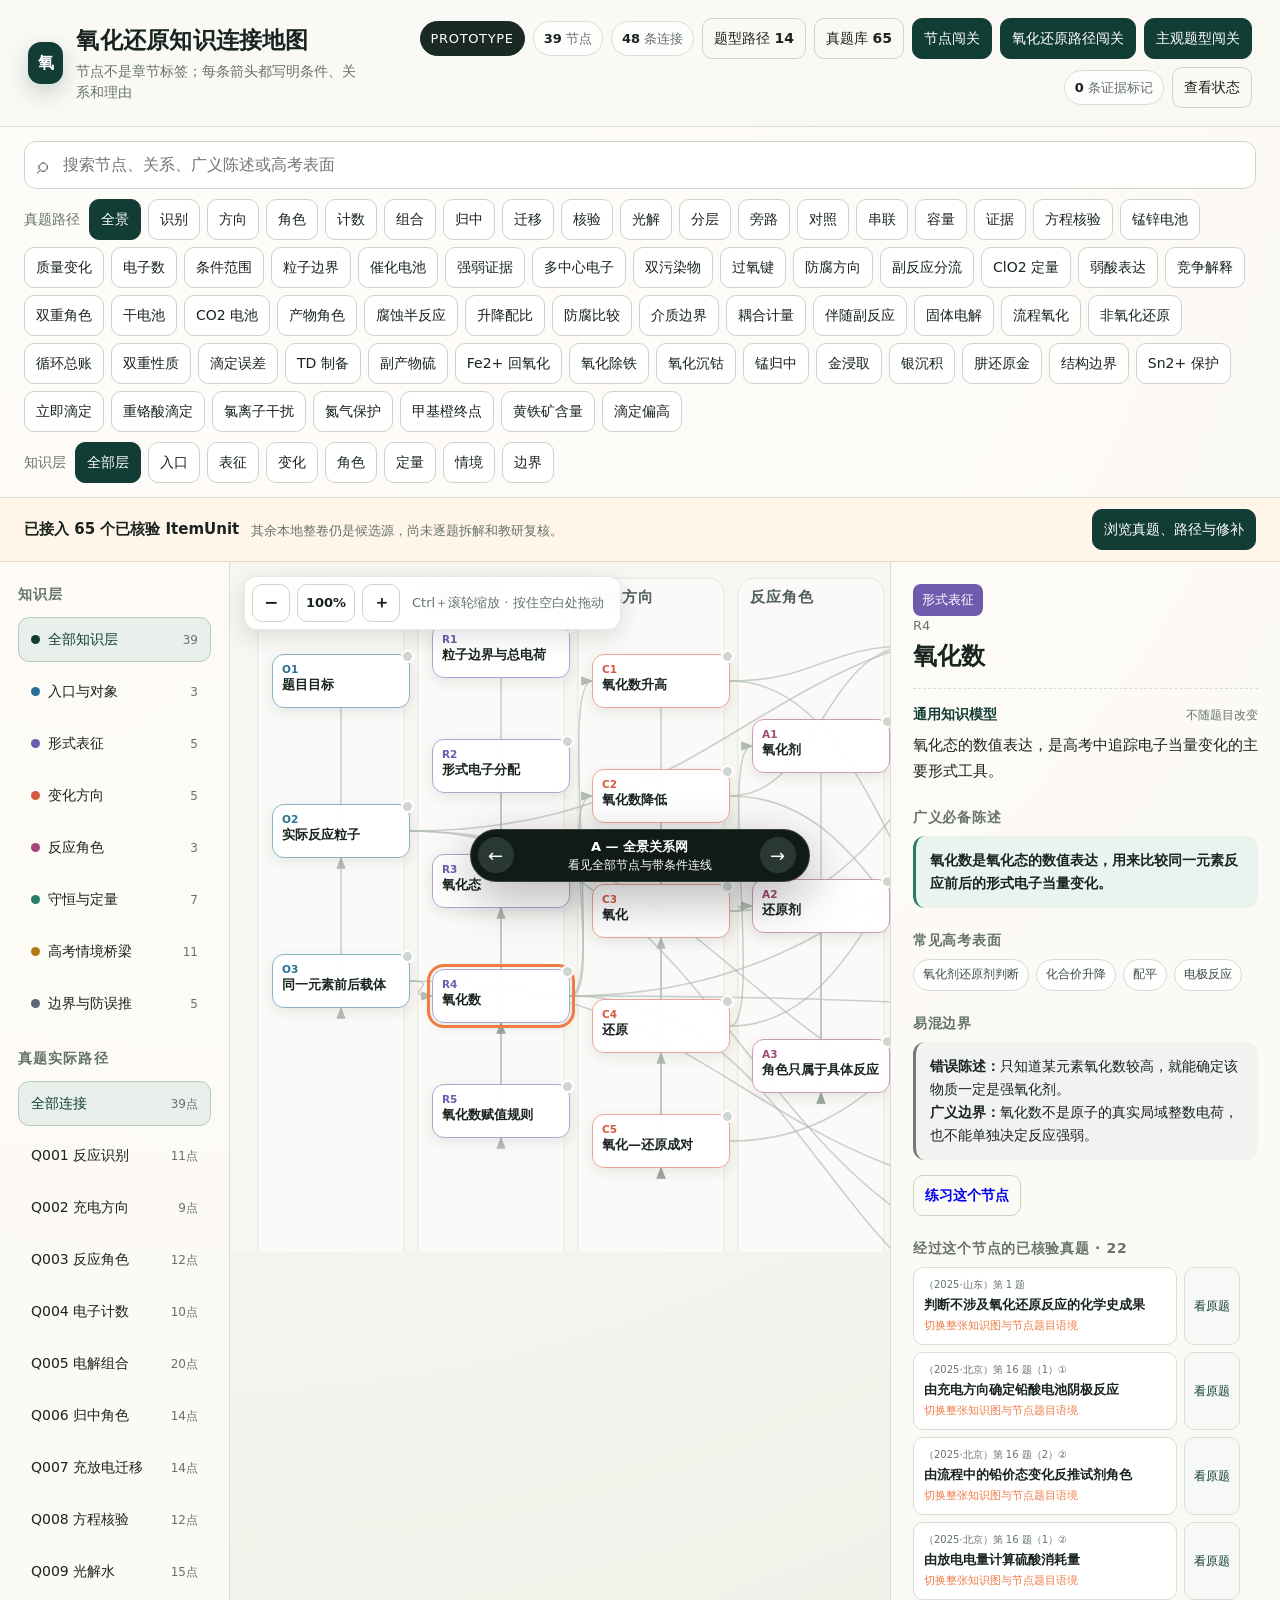
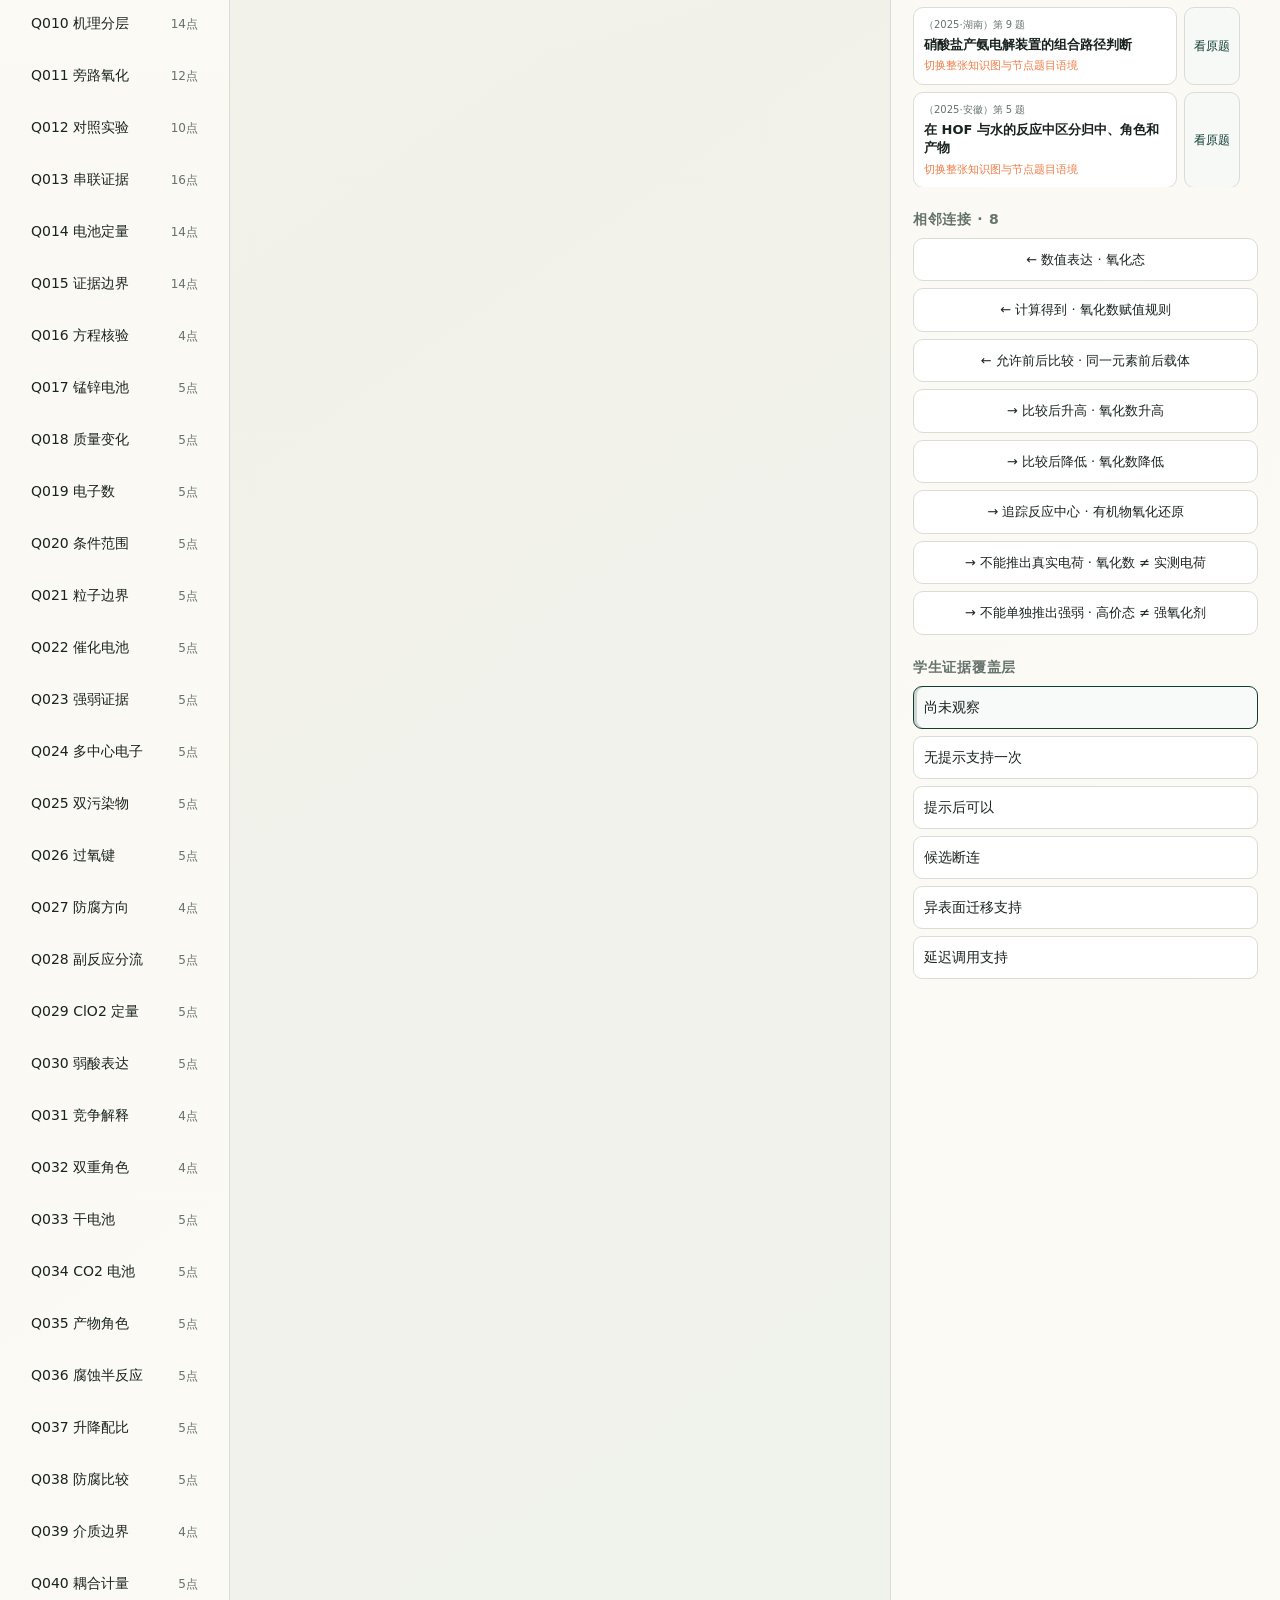
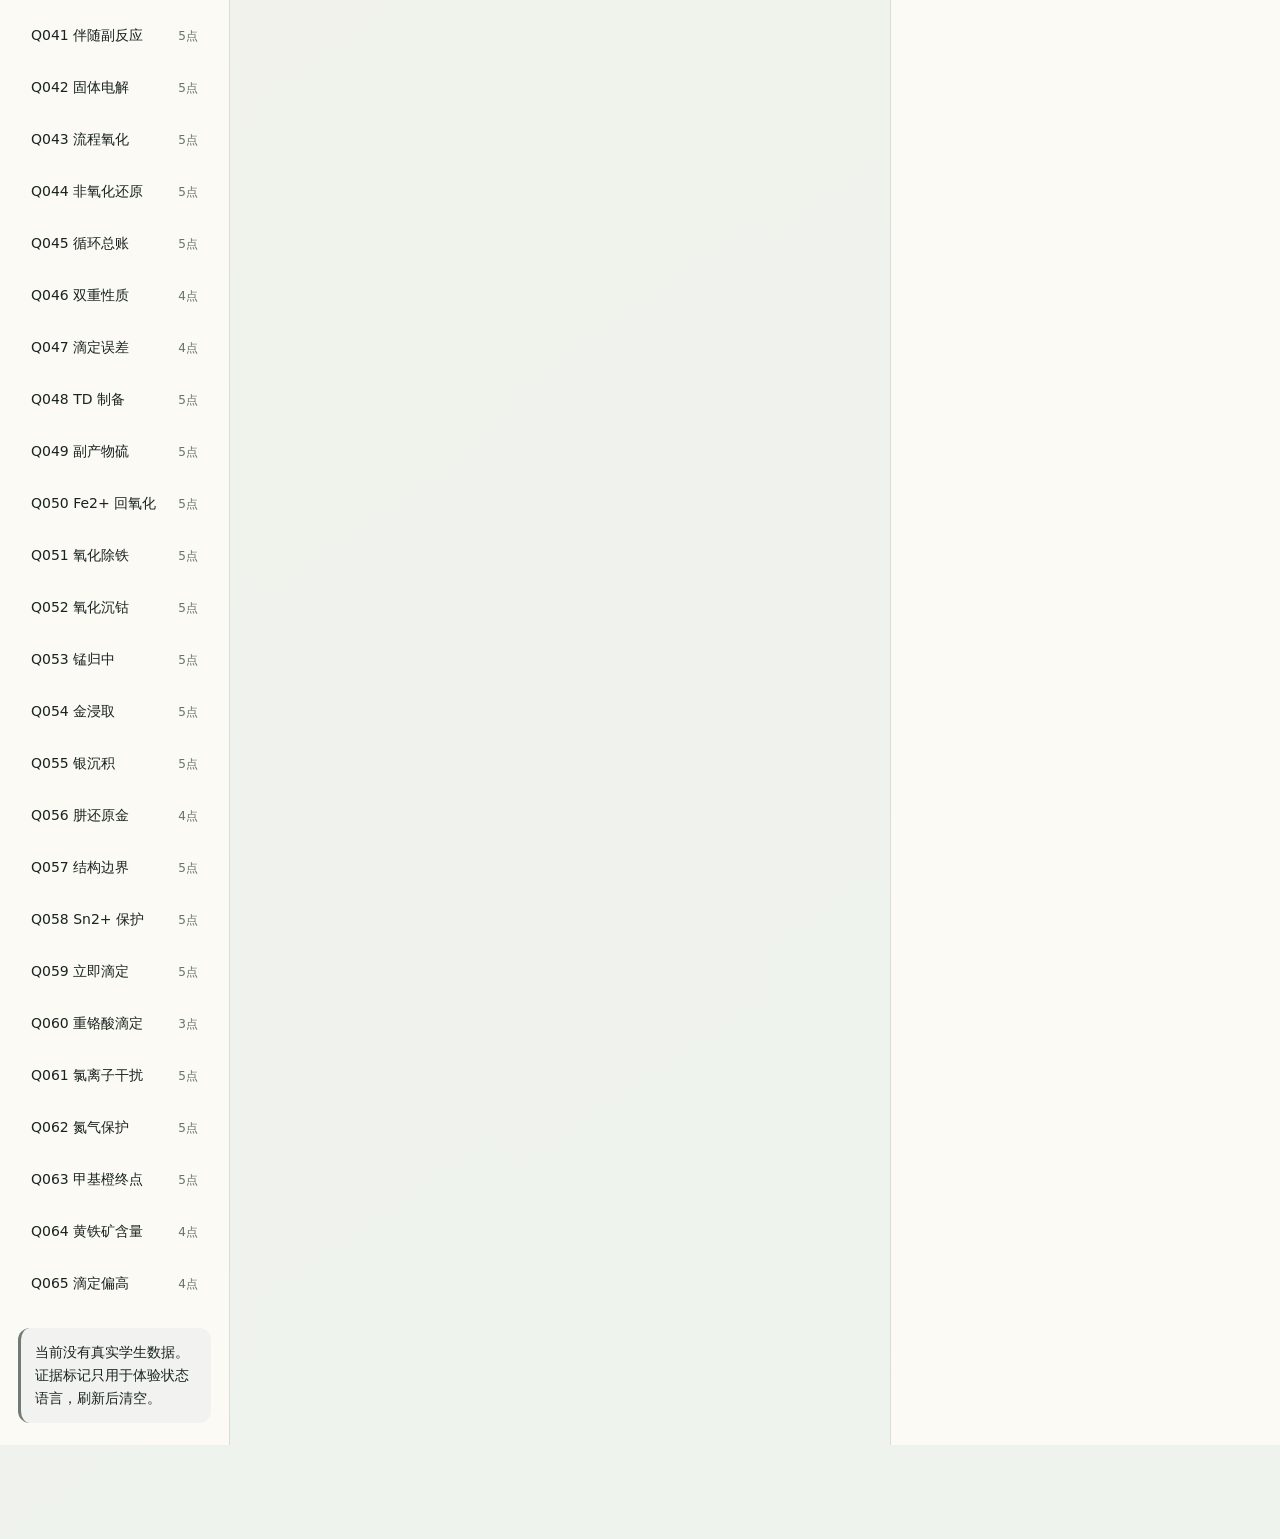
<file: index.html>
<!doctype html>
<html lang="zh-CN">
<head>
  <meta charset="utf-8">
  <meta name="viewport" content="width=device-width, initial-scale=1">
  <meta name="color-scheme" content="light">
  <link rel="icon" href="data:image/svg+xml,%3Csvg xmlns='http://www.w3.org/2000/svg' viewBox='0 0 64 64'%3E%3Crect width='64' height='64' rx='16' fill='%23123d35'/%3E%3Ctext x='32' y='43' text-anchor='middle' font-size='34' fill='white'%3E%E6%B0%A7%3C/text%3E%3C/svg%3E">
  <title>氧化还原知识连接地图｜交互原型</title>
  <link rel="stylesheet" href="./styles.css?v=20260826-mobile-library">
</head>
<body>
  <!--
    PROTOTYPE — THROWAWAY UI
    Three radically different variants of the oxidation-reduction knowledge map,
    switchable with ?variant=A|B|C on this standalone prototype route.
  -->
  <div id="app"></div>
  <noscript>这个交互原型需要启用 JavaScript。</noscript>
  <script src="./node-learning-data.js"></script>
  <script src="./expanded-question-data.js"></script>
  <script src="./app.js?v=20260826-subjective-challenge"></script>
</body>
</html>
</file>
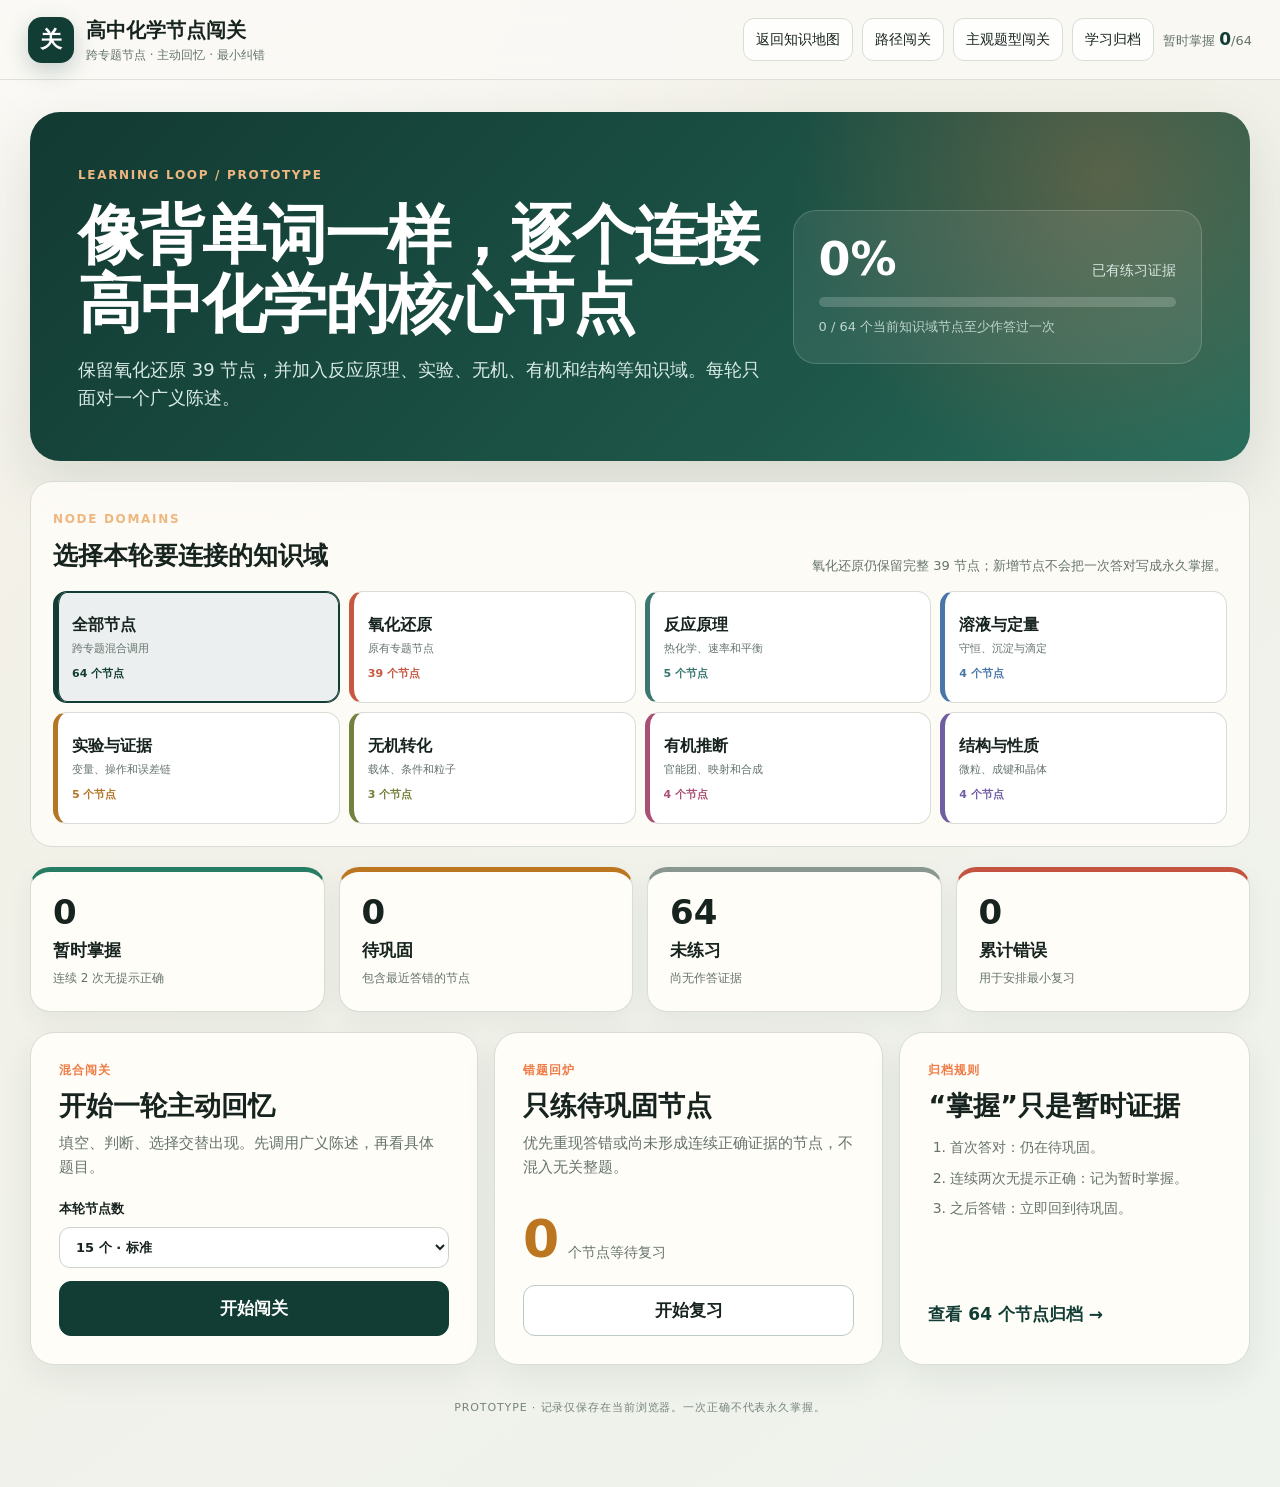
<file: challenge.html>
<!doctype html>
<html lang="zh-CN">
<head>
  <meta charset="utf-8">
  <meta name="viewport" content="width=device-width, initial-scale=1">
  <meta name="color-scheme" content="light">
  <meta name="theme-color" content="#123d35">
  <link rel="icon" href="data:image/svg+xml,%3Csvg xmlns='http://www.w3.org/2000/svg' viewBox='0 0 64 64'%3E%3Crect width='64' height='64' rx='16' fill='%23123d35'/%3E%3Ctext x='32' y='43' text-anchor='middle' font-size='34' fill='white'%3E%E5%85%B3%3C/text%3E%3C/svg%3E">
  <title>高中化学节点闯关｜学习原型</title>
  <link rel="stylesheet" href="./challenge.css?v=20260826-general-nodes">
</head>
<body>
  <!-- PROTOTYPE — node recall loop; progress is browser-local and not a permanent mastery claim. -->
  <div id="challenge-app"></div>
  <noscript>节点闯关需要启用 JavaScript。</noscript>
  <script src="./node-learning-data.js?v=20260826-general-nodes"></script>
  <script src="./challenge.js?v=20260826-general-nodes"></script>
</body>
</html>
</file>
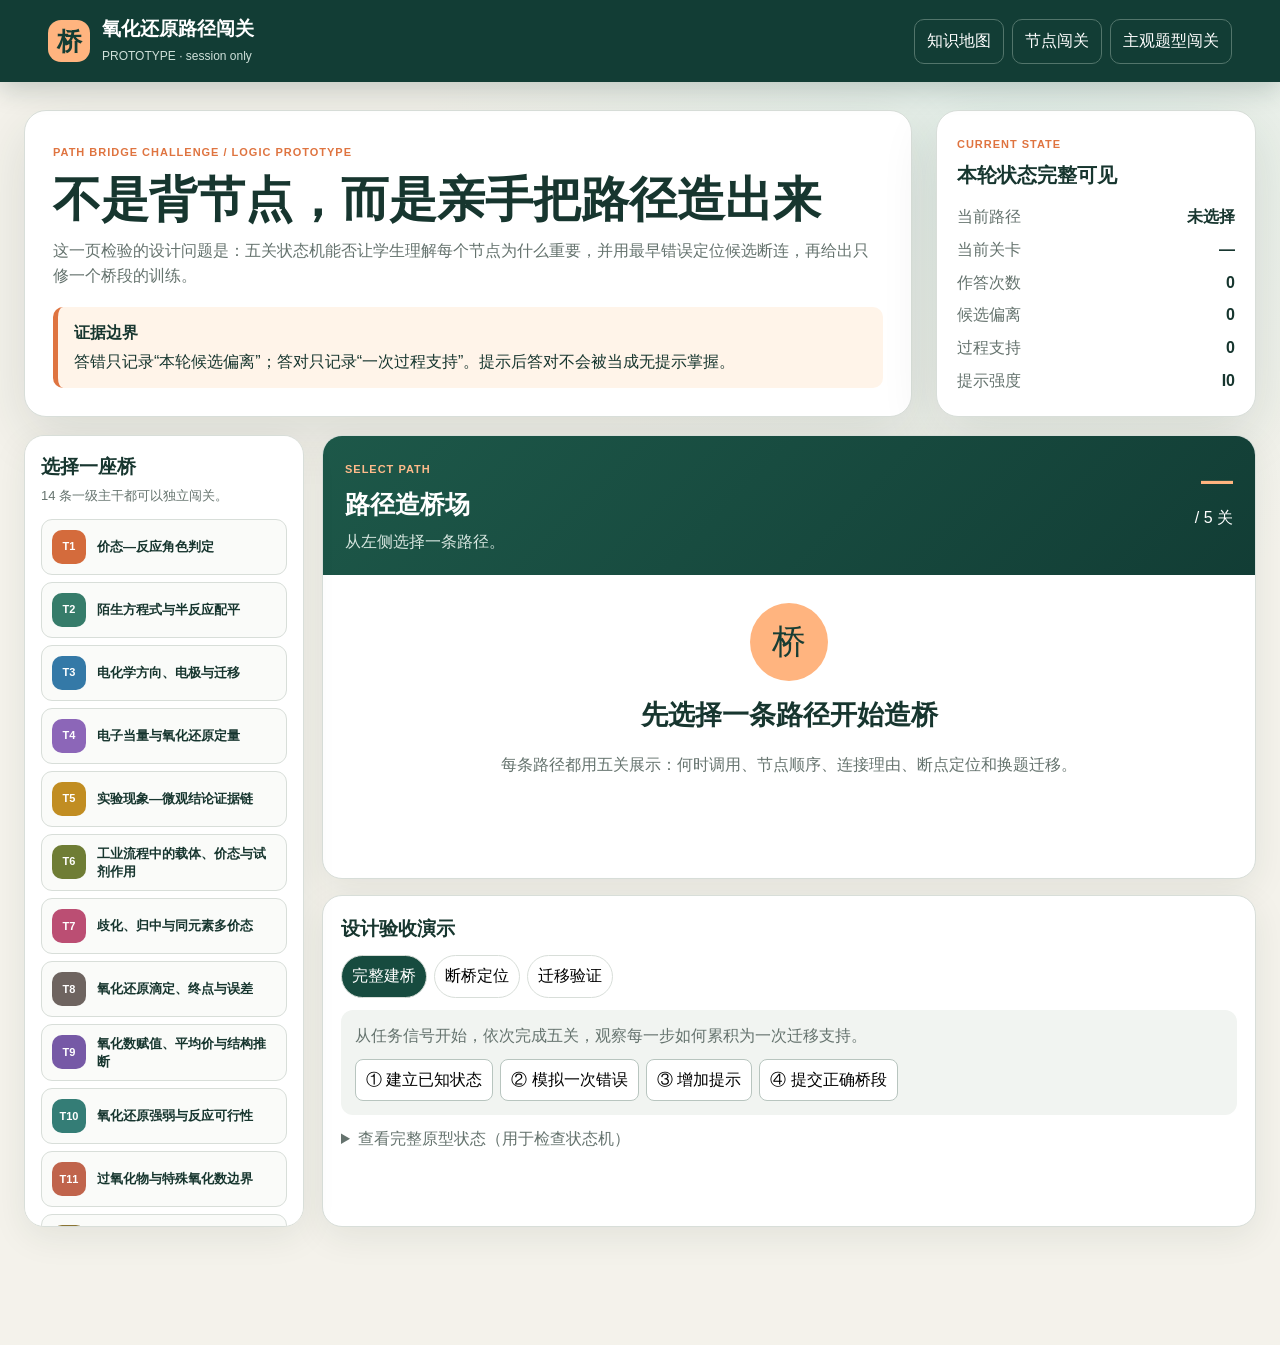
<file: path-challenge-prototype.html>
<!doctype html>
<html lang="zh-CN">
<head>
  <meta charset="utf-8">
  <meta name="viewport" content="width=device-width, initial-scale=1">
  <meta name="theme-color" content="#123d35">
  <title>氧化还原路径闯关｜造桥原型</title>
  <style>
    :root { --ink:#17362f; --muted:#65736e; --paper:#f4f2eb; --panel:#fff; --line:#d8ded9; --green:#174b3f; --orange:#df7440; --red:#b54f44; --shadow:0 18px 55px rgba(25,50,42,.12); }
    * { box-sizing:border-box; }
    body { margin:0; color:var(--ink); background:radial-gradient(circle at 80% 0,#e1eee8,transparent 36%),var(--paper); font:16px/1.55 "Microsoft YaHei","PingFang SC",sans-serif; }
    button,a { font:inherit; }
    button { cursor:pointer; }
    .shell { min-height:100vh; }
    .topbar { position:sticky; top:0; z-index:20; display:flex; align-items:center; justify-content:space-between; gap:18px; padding:14px clamp(16px,4vw,48px); color:white; background:#123d35; box-shadow:0 8px 24px rgba(15,48,40,.2); }
    .brand { display:flex; align-items:center; gap:12px; }
    .brand-mark { display:grid; place-items:center; width:42px; height:42px; border-radius:13px; color:#143d34; background:#ffb47f; font-size:25px; font-weight:900; }
    .brand strong { display:block; font-size:19px; }
    .brand span { color:#cfe0da; font-size:12px; }
    .nav { display:flex; gap:8px; }
    .nav a { padding:9px 12px; border:1px solid #52756b; border-radius:10px; color:white; text-decoration:none; }
    .intro { display:grid; grid-template-columns:minmax(0,1fr) 320px; gap:24px; max-width:1280px; margin:28px auto 0; padding:0 24px; }
    .intro-main,.state-card { border:1px solid var(--line); border-radius:22px; background:var(--panel); box-shadow:var(--shadow); }
    .intro-main { padding:28px; }
    .label { color:var(--orange); font-size:11px; font-weight:900; letter-spacing:.09em; }
    h1 { margin:8px 0 12px; font-size:clamp(30px,4vw,48px); line-height:1.15; }
    .intro p { margin:0; color:var(--muted); }
    .question-box { margin-top:18px; padding:14px 16px; border-left:5px solid var(--orange); border-radius:10px; background:#fff4e9; }
    .question-box strong { display:block; margin-bottom:4px; }
    .state-card { padding:20px; }
    .state-card h2 { margin:4px 0 14px; font-size:20px; }
    .state-grid { display:grid; grid-template-columns:1fr auto; gap:8px 14px; }
    .state-grid span { color:var(--muted); }
    .state-grid strong { text-align:right; }
    .candidate { margin-top:14px; padding:10px; border-radius:10px; color:#763e35; background:#f8e7e2; font-size:13px; }
    .main { display:grid; grid-template-columns:280px minmax(0,1fr); gap:18px; max-width:1280px; margin:18px auto; padding:0 24px 100px; }
    .sidebar,.stage,.walkthroughs { border:1px solid var(--line); border-radius:20px; background:var(--panel); box-shadow:0 10px 35px rgba(25,50,42,.08); }
    .sidebar { align-self:start; position:sticky; top:86px; max-height:calc(100vh - 108px); overflow:auto; padding:16px; }
    .sidebar h2 { margin:0 0 4px; font-size:19px; }
    .sidebar > p { margin:0 0 13px; color:var(--muted); font-size:13px; }
    .path-list { display:grid; gap:7px; }
    .path-choice { display:grid; grid-template-columns:36px 1fr; gap:9px; padding:10px; text-align:left; border:1px solid var(--line); border-radius:11px; color:var(--ink); background:#fafbf9; }
    .path-choice.active { border:2px solid var(--path-color); background:color-mix(in srgb,var(--path-color) 8%,white); }
    .path-choice span { display:grid; place-items:center; width:34px; height:34px; border-radius:10px; color:white; background:var(--path-color); font-size:11px; font-weight:900; }
    .path-choice strong { align-self:center; font-size:13px; line-height:1.35; }
    .content { display:grid; gap:16px; min-width:0; }
    .stage { overflow:hidden; }
    .stage-head { display:flex; align-items:flex-start; justify-content:space-between; gap:16px; padding:20px 22px; color:white; background:linear-gradient(135deg,var(--path-color,#1d5849),#123d35); }
    .stage-head h2 { margin:4px 0 0; font-size:25px; }
    .stage-head p { margin:6px 0 0; color:#d7e6e0; }
    .gate-count { flex:0 0 auto; text-align:right; }
    .gate-count strong { display:block; color:#ffb47f; font-size:32px; }
    .gate-rail { display:grid; grid-template-columns:repeat(5,1fr); gap:6px; padding:14px 18px; background:#e8eee9; }
    .gate { position:relative; padding:8px 5px; border:0; border-radius:9px; color:#65736e; background:#f8faf8; font-size:11px; }
    .gate.active { color:white; background:var(--path-color,#1d5849); }
    .gate.done { color:#205e4c; background:#cfe8dd; }
    .stage-body { padding:24px; }
    .stage-prompt small { color:var(--orange); font-weight:900; }
    .stage-prompt h3 { margin:5px 0 7px; font-size:23px; }
    .stage-prompt p { margin:0; color:var(--muted); }
    .bridge { display:flex; align-items:flex-end; gap:0; min-height:154px; margin:22px 0; padding:20px 12px 0; overflow-x:auto; border-radius:16px; background:linear-gradient(#deece7 0 58%,#b9d2c9 58% 63%,#d7c5a6 63%); }
    .pier-wrap { flex:1 0 130px; display:grid; grid-template-rows:auto 60px; justify-items:center; position:relative; }
    .pier-wrap:not(:last-child)::after { content:""; position:absolute; top:26px; left:67%; width:66%; height:8px; border-radius:6px; background:#7f6b4b; }
    .pier-wrap.broken:not(:last-child)::after { background:repeating-linear-gradient(90deg,#7f6b4b 0 40%,transparent 40% 58%,#7f6b4b 58%); }
    .pier { position:relative; z-index:2; display:grid; gap:2px; min-width:112px; padding:9px; border:3px solid var(--path-color,#1d5849); border-radius:12px; background:white; text-align:center; }
    .pier small { color:var(--path-color,#1d5849); font-weight:900; }
    .pier strong { font-size:13px; }
    .column { width:30px; height:60px; background:#9d8b6e; clip-path:polygon(20% 0,80% 0,100% 100%,0 100%); }
    .empty-pier { border-style:dashed; color:#8b948f; background:#f6f7f4; }
    .answers { display:grid; grid-template-columns:repeat(2,minmax(0,1fr)); gap:10px; }
    .answer { padding:14px; text-align:left; border:1px solid var(--line); border-radius:12px; color:var(--ink); background:white; }
    .answer:hover { border-color:var(--path-color,#1d5849); }
    .answer.selected { border:2px solid var(--path-color,#1d5849); background:#eef6f2; }
    .answer.wrong { border-color:var(--red); background:#faebe7; }
    .feedback { margin-top:16px; padding:15px; border-radius:13px; }
    .feedback.correct { color:#1c5c49; background:#dff1e9; }
    .feedback.wrong { color:#753d35; background:#fae8e3; }
    .feedback strong { display:block; }
    .feedback p { margin:5px 0 0; }
    .repair { margin-top:12px; padding:14px; border:1px solid #e7cda9; border-radius:13px; background:#fff6e8; }
    .repair span { color:#9a5b26; font-size:11px; font-weight:900; }
    .repair p { margin:5px 0 0; }
    .actions { display:flex; flex-wrap:wrap; gap:8px; margin-top:17px; }
    .primary,.secondary { padding:10px 14px; border-radius:10px; font-weight:800; }
    .primary { border:0; color:white; background:var(--path-color,#1d5849); }
    .secondary { border:1px solid var(--line); color:var(--ink); background:white; }
    .walkthroughs { padding:18px; }
    .walkthroughs h2 { margin:0; font-size:19px; }
    .scenario-tabs { display:flex; flex-wrap:wrap; gap:7px; margin:12px 0; }
    .scenario-tab { padding:8px 10px; border:1px solid var(--line); border-radius:999px; background:white; }
    .scenario-tab.active { color:white; background:var(--green); }
    .scenario-panel { padding:14px; border-radius:12px; background:#f1f4f1; }
    .scenario-panel p { margin:0 0 10px; color:var(--muted); }
    .scenario-steps { display:flex; flex-wrap:wrap; gap:7px; }
    .scenario-steps button { padding:8px 10px; border:1px solid #b8c5bf; border-radius:8px; background:white; }
    .debug { margin-top:12px; }
    .debug summary { color:var(--muted); cursor:pointer; }
    .debug pre { overflow:auto; padding:12px; border-radius:10px; color:#d9eee6; background:#122f28; font:12px/1.5 Consolas,monospace; }
    .complete { padding:28px; text-align:center; }
    .complete .medal { display:grid; place-items:center; width:78px; height:78px; margin:0 auto 14px; border-radius:50%; color:#173d34; background:#ffb47f; font-size:34px; }
    .complete h3 { margin:0; font-size:27px; }
    .complete p { color:var(--muted); }
    @media(max-width:900px){ .intro{grid-template-columns:1fr}.main{grid-template-columns:1fr}.sidebar{position:static;max-height:none}.path-list{grid-template-columns:repeat(2,minmax(0,1fr))}.answers{grid-template-columns:1fr} }
    @media(max-width:560px){ .topbar{align-items:flex-start}.brand span{display:none}.nav a:first-child{display:none}.intro,.main{padding-left:12px;padding-right:12px}.intro-main,.state-card,.stage-body{padding:17px}.path-list{grid-template-columns:1fr}.gate-rail{overflow-x:auto;grid-template-columns:repeat(5,110px)}.stage-head{padding:17px}.stage-head h2{font-size:21px} }
  </style>
</head>
<body>
  <!-- PROTOTYPE — path-level challenge state machine. Session state is in memory and is not a permanent mastery record. -->
  <div id="app"></div>
  <script>
  const PathChallenge = (() => {
    const gates = [
      { id:'cue', name:'识别用途', gap:'调用信号断连' },
      { id:'assemble', name:'搭桥墩', gap:'节点顺序断连' },
      { id:'relation', name:'铺连接', gap:'关系理由断连' },
      { id:'missing', name:'找断桥', gap:'缺失节点定位断连' },
      { id:'transfer', name:'换题迁移', gap:'题面到模型调用断连' }
    ];
    const lessons = [
      L('T1','价态—反应角色判定','#d46b3c','判断氧化剂、还原剂或氧化/还原产物',['氧化剂/还原剂','试剂作用','氧化产物'],[['O3','同一元素前后载体'],['R4','氧化数'],['C1/C2','升高或降低'],['A1/A2','反应角色']],'只有比较同一元素前后价态，角色命名才有事实依据。','流程中 Pb(+4) 变为 Pb(+2)，加入的试剂 X 应先如何判断？',['先判断 Pb 得电子，再反推 X 的角色','看 X 是否是常见氧化剂','直接背物质名称','只配平氢氧原子'],0,'只画“前载体—价态箭头—后载体”，暂不写完整方程式。'),
      L('T2','陌生方程式与半反应配平','#367c6a','书写陌生离子方程式、半反应或检查配平',['离子方程式','半反应','陌生产物配平'],[['O2','实际反应粒子'],['R4','价态差'],['Q3','电子守恒'],['Q5','原子电荷检查']],'价态差先给出电子骨架，介质再约束 H、O 和电荷如何补齐。','碱性介质中书写某陌生半反应，第一步应做什么？',['先找变化中心和每份电子差','先随意补 H+','先把所有系数设为 1','只检查原子不检查电荷'],0,'只配一支半反应，按“中心元素→O→H→电荷”检查。'),
      L('T3','电化学方向、电极与迁移','#3479a7','判断阴阳极、电子方向、膜与离子迁移',['充电/放电','阴极/阳极','离子交换膜'],[['O3','两极物质变化'],['R4','价态方向'],['X2','阴极还原阳极氧化'],['X4','离子迁移与电中性']],'先定电极反应，电子与离子方向才有共同起点。','装置换成充电状态且有阳离子膜，第一步应做什么？',['写出当前状态下两极实际物质变化','沿用放电时正负极结论','只按异性相吸判断迁移','先代入法拉第常数'],0,'只做“物质变化→氧化/还原→阴/阳极”三步映射。'),
      L('T4','电子当量与氧化还原定量','#8c66b8','求转移电子数、质量体积、含量或电池容量',['转移电子数','质量/体积','电量与容量'],[['O3','定量中心前后载体'],['Q1','每原子电子差'],['Q2','总电子当量'],['Q4','电子到目标物计量比']],'每原子差、原子个数和反应份数必须依次合并，不能漏乘或重复计数。','已知电量求产物质量，哪座桥不能省？',['先由 Q=n(e-)F 得电子物质的量','电量直接乘产物系数','两极电子数相加','只看产物摩尔质量'],0,'画两列表：左列 n(e-)，右列目标物，只填一组反应对应量。'),
      L('T5','实验现象—微观结论证据链','#c18d22','从颜色、气体或沉淀判断物种变化与结论',['颜色/气体/沉淀','对照实验','现象能否证明'],[['O1','待证明结论'],['X8','原始现象'],['O2','直接产生现象的物种'],['R4','价态变化证据']],'现象必须先落到直接物种，才能限制可支持的微观结论。','观察到溶液褪色，最先应记录什么？',['谁直接导致颜色变化及观察条件','立刻断言唯一机理','只写氧化性很强','忽略空白对照'],0,'只写三格：“观察→直接物种→最多支持的结论”。'),
      L('T6','工业流程中的载体、价态与试剂作用','#6f7d35','沿工艺流程判断转化、试剂作用和关键反应',['浸取—转化—分离','试剂作用','目标元素收率'],[['X9','目标元素载体链'],['O3','步骤前后载体'],['R4','是否变价'],['A3','试剂实际作用']],'先追踪目标元素，才能区分氧化还原试剂、介质试剂和分离试剂。','流程箭头很多且加入多种试剂，第一步怎样减负？',['只画目标元素的载体链','给每个试剂贴氧化剂标签','先计算总收率','先记所有设备名称'],0,'把其他试剂暂时遮住，只保留目标元素前后物种。'),
      L('T7','歧化、归中与同元素多价态','#bb4e73','判断歧化、归中及同一物质的双重角色',['歧化/归中','中间价态','同元素多价态'],[['O3','同元素不同去向'],['R4','各支价态'],['X6','价态数轴箭头'],['Q3','总升降守恒']],'把各支放上价态数轴，才能看出一分为二还是两端汇合。','判断某反应是否歧化，最小动作是什么？',['画起点和终点价态数轴','数生成物个数','看是否有氧气','看反应物是否只有一种'],0,'只画价态数轴和箭头，不写物质名称与方程式。'),
      L('T8','氧化还原滴定、终点与误差','#6e6460','处理滴定计量、终点现象与误差方向',['标准液与终点','含量测定','偏高/偏低'],[['O1','目标量'],['Q6','反应与滴加时序'],['X8','终点现象'],['Q7','读数到结果']],'先区分实际反应量和读数，误差方向才能逐箭头传到结果。','某操作导致结果偏高，第一步该问什么？',['它先改变实际消耗还是体积读数','直接背仰小俯大','只看答案正负号','先重做整道题'],0,'只画“操作→V 或实际量↑↓→回算结果↑↓”。'),
      L('T9','氧化数赋值、平均价与结构推断','#7659a6','求氧化数、平均价或由组成推断价态',['求氧化数','平均化合价','结构与组成'],[['R1','粒子边界与总电荷'],['R5','赋值代数式'],['R4','氧化数结果'],['B1','形式数值边界']],'先圈定粒子整体，代数和才知道应等于 0 还是离子电荷。','求多原子离子中心元素氧化数，第一行写什么？',['各元素氧化数代数和等于整体电荷','中心元素等于离子电荷','所有元素都按常见价','先判断氧化剂'],0,'连续练三次“圈边界→写代数和”，停止在列式。'),
      L('T10','氧化还原强弱与反应可行性','#347d76','比较氧化性还原性、判断能否发生或先后顺序',['强弱比较','能否发生','反应先后'],[['O2','具体比较物种'],['Q6','介质与条件'],['X7','反应事实或电势'],['B3','排除只看高价态']],'强弱属于具体反应对和条件，氧化数只提供变化空间。','两个高价物种比较氧化性，缺少什么不能下结论？',['具体反应事实、条件或电势证据','元素所在周期','氧原子个数','化学式长短'],0,'只做“具体反应对—条件—观察方向”的两物种比较。'),
      L('T11','过氧化物与特殊氧化数边界','#c0644c','处理 H2O2、过氧化物、超氧化物的价态与角色',['H2O2','过氧化物','特殊氧化数'],[['R1','特殊结构单元'],['R5','特殊赋值规则'],['R4','反应前后氧价'],['A3','按实际去向命名角色']],'特殊结构先修正规则，同一物质的角色还必须由实际产物决定。','H2O2 在反应中是什么剂，首先看什么？',['它最终变成 O2 还是 H2O','题目是否出现酸','它名称中是否有氧','默认永远是氧化剂'],0,'只做三张去向卡：到 O2、到 H2O、同时两向。'),
      L('T12','金属腐蚀与电化学保护','#8b7434','判断腐蚀快慢、牺牲阳极和外加电流保护',['腐蚀快慢','牺牲阳极','电镀/保护'],[['O2','金属介质与接触'],['C1','金属氧化溶解'],['X2','阳极过程'],['X7','材料与装置条件']],'只有电子和离子回路都成立，活泼性差异才能转化为持续电化学过程。','两种金属放在潮湿环境中，判断腐蚀前先确认什么？',['是否接触并形成闭合电化学回路','哪块金属更重','金属颜色','是否都写在题干第一行'],0,'画“阳极金属→电子→阴极”的极简回路。'),
      L('T13','有机反应中的氧化还原中心','#a45277','判断醇醛酸、燃烧或还原糖反应中的变化中心',['醇醛酸','燃烧','银镜/还原糖'],[['O2','关键碳原子'],['R2','键的形式电子归属'],['X11','氧化程度变化'],['C3','氧化或还原命名']],'追踪关键碳的成键环境，避免把整分子得氧失氢当万能规则。','醇变醛时应圈出哪个对象比较？',['官能团中成键改变的碳','分子中全部氢原子','所有碳的平均值','催化剂中的金属'],0,'只比较一个关键碳周围的 C—H、C—O、C=O 键。'),
      L('T14','中间体、催化循环与竞争反应','#4f7185','处理串联中间体、催化剂再生和副反应选择性',['中间体浓度','催化循环','竞争/选择性'],[['O2','逐步生成与消耗'],['X10','净速率'],['Q6','条件选择通道'],['B2','净式不等于机理']],'中间体的净变化由生成与消耗共同决定，总方程不能唯一反推机理。','中间体浓度升降取决于什么？',['生成速率与消耗速率的差','只看它是否出现在总反应物','只看价态高低','只看催化剂用量'],0,'上下写两步反应，划掉相消物种，再写“生成－消耗”。')
    ];
    function L(id,name,color,use,cues,nodes,why,transfer,options,correct,repair){ return {id,name,color,use,cues,nodes:nodes.map(n=>({id:n[0],name:n[1]})),why,transfer,options,correct,repair}; }
    const initial = () => ({ lessonId:null, gate:0, status:'selecting', assembled:[], selected:null, feedback:null, hintLevel:0, attempts:0, wrongByGate:{}, evidence:[], candidateGap:null, lastAction:'等待选择一条路径', scenario:'完整建桥' });
    function lesson(state){ return lessons.find(x=>x.id===state.lessonId); }
    function choicesFor(state){
      const x=lesson(state); if(!x) return [];
      if(state.gate===0) return [x.cues[0],'看见熟悉物质就直接套结论','只根据题目来自哪一年分类','先做所有数值计算'];
      if(state.gate===1) return x.nodes.map(n=>n.id);
      if(state.gate===2) return [x.why,'这些节点属于同一章，所以可以相连','只要记住顺序，不需要适用条件','后一个节点名称更像答案'];
      if(state.gate===3){ const miss=x.nodes[2]; return [miss.id,x.nodes[0].id,x.nodes[1].id,x.nodes[3].id]; }
      return x.options;
    }
    function expected(state){ const x=lesson(state); if(state.gate===0)return x.cues[0]; if(state.gate===1)return x.nodes[state.assembled.length].id; if(state.gate===2)return x.why; if(state.gate===3)return x.nodes[2].id; return x.options[x.correct]; }
    function reduce(state,action){
      let s={...state,wrongByGate:{...state.wrongByGate},evidence:state.evidence.slice(),assembled:state.assembled.slice(),lastAction:action.type};
      if(action.type==='RESET') return initial();
      if(action.type==='SELECT_PATH') return {...initial(),lessonId:action.id,status:'playing',lastAction:'选择 '+action.id,scenario:state.scenario};
      if(action.type==='SET_SCENARIO') { const base={...initial(),scenario:action.name}; if(action.lessonId) return {...base,lessonId:action.lessonId,gate:action.gate||0,status:'playing',lastAction:'启动演示：'+action.name}; return base; }
      if(action.type==='HINT'){ s.hintLevel=Math.min(2,s.hintLevel+1); s.lastAction='增加一级提示'; return s; }
      if(action.type==='NEXT'){ if(s.feedback?.correct){ if(s.gate===4){s.status='complete';s.lastAction='完成一轮路径建桥';}else{s.gate++;s.selected=null;s.feedback=null;s.hintLevel=0;s.assembled=[];s.lastAction='进入下一关';} } return s; }
      if(action.type==='ANSWER'){
        const ok=action.value===expected(s); s.attempts++; s.selected=action.value;
        if(ok){
          if(s.gate===1){ s.assembled.push(action.value); if(s.assembled.length<lesson(s).nodes.length){s.feedback={correct:true,partial:true,text:'桥墩位置正确，继续选择下一个节点。'};s.selected=null;return s;} }
          s.feedback={correct:true,text:['识别到了启动这条路径的任务信号。','桥墩顺序已经形成可执行路径。','你说清了连接成立的理由，而不是只背顺序。','你定位到了最早缺失的桥段。','换了题面后仍重新调用了主干。'][s.gate]};
          s.evidence.push({gate:gates[s.gate].id,result:'一次支持',hintLevel:s.hintLevel}); s.candidateGap=null;
        } else {
          s.wrongByGate[gates[s.gate].id]=(s.wrongByGate[gates[s.gate].id]||0)+1;
          s.candidateGap=gates[s.gate].gap;
          s.feedback={correct:false,text:'这个选择暂时不能完成当前桥段。它只构成候选断连证据，不等于已经证明“不会”。'};
          s.evidence.push({gate:gates[s.gate].id,result:'候选偏离',choice:action.value,hintLevel:s.hintLevel});
        }
        return s;
      }
      return s;
    }
    return {gates,lessons,initial,lesson,choicesFor,expected,reduce};
  })();

  let state=PathChallenge.initial(); let activeScenario=0;
  const scenarios=[
    {name:'完整建桥',desc:'从任务信号开始，依次完成五关，观察每一步如何累积为一次迁移支持。',lessonId:'T3',gate:0},
    {name:'断桥定位',desc:'直接进入“找断桥”，测试错误是否只落到最早缺失连接，而不是给学生贴笼统标签。',lessonId:'T1',gate:3},
    {name:'迁移验证',desc:'直接换一个题面，只观察学生能否重新调用主干；成功仍只记一次支持。',lessonId:'T6',gate:4}
  ];
  function esc(v){return String(v??'').replace(/[&<>\"]/g,c=>({'&':'&amp;','<':'&lt;','>':'&gt;','"':'&quot;'}[c]));}
  function dispatch(action){ state=PathChallenge.reduce(state,action); render(); }
  function bridge(x,gate){
    if(!x)return '';
    let shown=x.nodes.map((n,i)=>{
      const visible=gate===3&&i===2?false:(gate!==1||state.assembled.indexOf(n.id)>=0); const broken=gate===3&&i===1;
      return `<div class="pier-wrap ${broken?'broken':''}"><div class="pier ${visible?'':'empty-pier'}"><small>${visible?esc(n.id):'?'}</small><strong>${visible?esc(n.name):'待选择桥墩'}</strong></div><div class="column"></div></div>`;
    }).join(''); return `<div class="bridge">${shown}</div>`;
  }
  function stageBody(){
    const x=PathChallenge.lesson(state);
    if(!x)return `<div class="complete"><div class="medal">桥</div><h3>先选择一条路径开始造桥</h3><p>每条路径都用五关展示：何时调用、节点顺序、连接理由、断点定位和换题迁移。</p></div>`;
    if(state.status==='complete')return `<div class="complete"><div class="medal">✓</div><h3>${esc(x.name)}：本轮建桥完成</h3><p>获得 ${state.evidence.filter(e=>e.result==='一次支持').length} 条过程支持，出现 ${Object.values(state.wrongByGate).reduce((a,b)=>a+b,0)} 次候选偏离。这里只记录本轮表现，不写“永久掌握”。</p><div class="actions" style="justify-content:center"><button class="primary" data-action="restart">再走一次</button><button class="secondary" data-action="reset">换一条路径</button></div></div>`;
    const prompts=[
      ['第一关 · 看见用途','哪一个题目信号出现时，应启动这条路径？','先识别任务，而不是见到熟悉物质就套结论。'],
      ['第二关 · 搭桥墩','按解题时真正需要的顺序，逐个放置知识节点。','只选下一个节点；顺序错能暴露最早的调用断点。'],
      ['第三关 · 铺连接','为什么前后节点可以连起来？','必须说出关系与成立理由，“相关”不能算桥面。'],
      ['第四关 · 找断桥','这条路径缺失了哪一个关键节点？','定位最早缺口，避免把后续连锁错误都当成新问题。'],
      ['第五关 · 换题迁移',x.transfer,'题面改变，底层主干保持不变。']
    ][state.gate];
    const answers=PathChallenge.choicesFor(state).map(v=>{ const n=x.nodes.find(n=>n.id===v); const label=n?`${n.id} · ${n.name}`:v; const cls=state.selected===v?(state.feedback?.correct?'selected':'wrong'):''; return `<button class="answer ${cls}" data-answer="${esc(v)}">${esc(label)}</button>`; }).join('');
    const hint=state.hintLevel===0?'':state.hintLevel===1?`提示 1：只看这条路径的用途——${x.use}。`:`提示 2：当前正确桥段来自 ${x.nodes.map(n=>n.id).join(' → ')}，但仍请自己说明理由。`;
    const feedback=state.feedback?`<div class="feedback ${state.feedback.correct?'correct':'wrong'}"><strong>${state.feedback.correct?'本步成立':'出现候选断连'}</strong><p>${esc(state.feedback.text)}</p></div>`:'';
    const repair=state.feedback&&!state.feedback.correct?`<div class="repair"><span>MINIMUM REPAIR · 只修这一小段</span><p>${esc(x.repair)}</p></div>`:'';
    return `<div class="stage-body"><div class="stage-prompt"><small>${prompts[0]}</small><h3>${esc(prompts[1])}</h3><p>${esc(prompts[2])}</p></div>${bridge(x,state.gate)}<div class="answers">${answers}</div>${hint?`<div class="repair"><span>渐进提示 ${state.hintLevel}/2</span><p>${esc(hint)}</p></div>`:''}${feedback}${repair}<div class="actions"><button class="secondary" data-action="hint">增加一级提示</button>${state.feedback?.correct&&!state.feedback.partial?'<button class="primary" data-action="next">进入下一关</button>':''}<button class="secondary" data-action="restart">重走本路径</button></div></div>`;
  }
  function render(){
    const x=PathChallenge.lesson(state); const wrong=Object.values(state.wrongByGate).reduce((a,b)=>a+b,0);
    document.querySelector('#app').innerHTML=`<div class="shell"><header class="topbar"><div class="brand"><div class="brand-mark">桥</div><div><strong>氧化还原路径闯关</strong><span>PROTOTYPE · session only</span></div></div><nav class="nav"><a href="./index.html">知识地图</a><a href="./challenge.html">节点闯关</a><a href="./subjective-challenge.html">主观题型闯关</a></nav></header>
    <section class="intro"><article class="intro-main"><span class="label">PATH BRIDGE CHALLENGE / LOGIC PROTOTYPE</span><h1>不是背节点，而是亲手把路径造出来</h1><p>这一页检验的设计问题是：五关状态机能否让学生理解每个节点为什么重要，并用最早错误定位候选断连，再给出只修一个桥段的训练。</p><div class="question-box"><strong>证据边界</strong>答错只记录“本轮候选偏离”；答对只记录“一次过程支持”。提示后答对不会被当成无提示掌握。</div></article><aside class="state-card"><span class="label">CURRENT STATE</span><h2>本轮状态完整可见</h2><div class="state-grid"><span>当前路径</span><strong>${x?esc(x.id):'未选择'}</strong><span>当前关卡</span><strong>${x?`${state.gate+1}/5`:'—'}</strong><span>作答次数</span><strong>${state.attempts}</strong><span>候选偏离</span><strong>${wrong}</strong><span>过程支持</span><strong>${state.evidence.filter(e=>e.result==='一次支持').length}</strong><span>提示强度</span><strong>I${state.hintLevel}</strong></div>${state.candidateGap?`<div class="candidate"><strong>当前候选断连：</strong>${esc(state.candidateGap)}<br>仍需后续最小探针区分竞争解释。</div>`:''}</aside></section>
    <main class="main"><aside class="sidebar"><h2>选择一座桥</h2><p>14 条一级主干都可以独立闯关。</p><div class="path-list">${PathChallenge.lessons.map(l=>`<button class="path-choice ${state.lessonId===l.id?'active':''}" style="--path-color:${l.color}" data-path="${l.id}"><span>${l.id}</span><strong>${esc(l.name)}</strong></button>`).join('')}</div></aside><div class="content"><section class="stage" style="--path-color:${x?x.color:'#1d5849'}"><header class="stage-head"><div><span class="label" style="color:#ffbb8b">${x?x.id:'SELECT PATH'}</span><h2>${x?esc(x.name):'路径造桥场'}</h2><p>${x?esc(x.use):'从左侧选择一条路径。'}</p></div><div class="gate-count"><strong>${x?state.gate+1:'—'}</strong><span>/ 5 关</span></div></header>${x?`<div class="gate-rail">${PathChallenge.gates.map((g,i)=>`<button class="gate ${i===state.gate?'active':i<state.gate?'done':''}" data-gate="${i}">${i+1}. ${g.name}</button>`).join('')}</div>`:''}${stageBody()}</section>
    <section class="walkthroughs"><h2>设计验收演示</h2><div class="scenario-tabs">${scenarios.map((s,i)=>`<button class="scenario-tab ${i===activeScenario?'active':''}" data-scenario="${i}">${esc(s.name)}</button>`).join('')}</div><div class="scenario-panel"><p>${esc(scenarios[activeScenario].desc)}</p><div class="scenario-steps"><button data-demo="start">① 建立已知状态</button><button data-demo="wrong">② 模拟一次错误</button><button data-demo="hint">③ 增加提示</button><button data-demo="correct">④ 提交正确桥段</button></div></div><details class="debug"><summary>查看完整原型状态（用于检查状态机）</summary><pre>${esc(JSON.stringify(state,null,2))}</pre></details></section></div></main></div>`;
    bind();
  }
  function bind(){
    document.querySelectorAll('[data-path]').forEach(b=>b.onclick=()=>dispatch({type:'SELECT_PATH',id:b.dataset.path}));
    document.querySelectorAll('[data-answer]').forEach(b=>b.onclick=()=>dispatch({type:'ANSWER',value:b.dataset.answer}));
    document.querySelectorAll('[data-action]').forEach(b=>b.onclick=()=>{ if(b.dataset.action==='hint')dispatch({type:'HINT'}); if(b.dataset.action==='next')dispatch({type:'NEXT'}); if(b.dataset.action==='restart')dispatch({type:'SELECT_PATH',id:state.lessonId}); if(b.dataset.action==='reset')dispatch({type:'RESET'}); });
    document.querySelectorAll('[data-scenario]').forEach(b=>b.onclick=()=>{activeScenario=+b.dataset.scenario;render();});
    document.querySelectorAll('[data-demo]').forEach(b=>b.onclick=()=>{ const s=scenarios[activeScenario]; if(b.dataset.demo==='start')dispatch({type:'SET_SCENARIO',name:s.name,lessonId:s.lessonId,gate:s.gate}); if(b.dataset.demo==='wrong'){ if(!state.lessonId)dispatch({type:'SET_SCENARIO',name:s.name,lessonId:s.lessonId,gate:s.gate}); const choices=PathChallenge.choicesFor(state); dispatch({type:'ANSWER',value:choices.find(v=>v!==PathChallenge.expected(state))}); } if(b.dataset.demo==='hint')dispatch({type:'HINT'}); if(b.dataset.demo==='correct')dispatch({type:'ANSWER',value:PathChallenge.expected(state)}); });
  }
  render();
  </script>
</body>
</html>
</file>
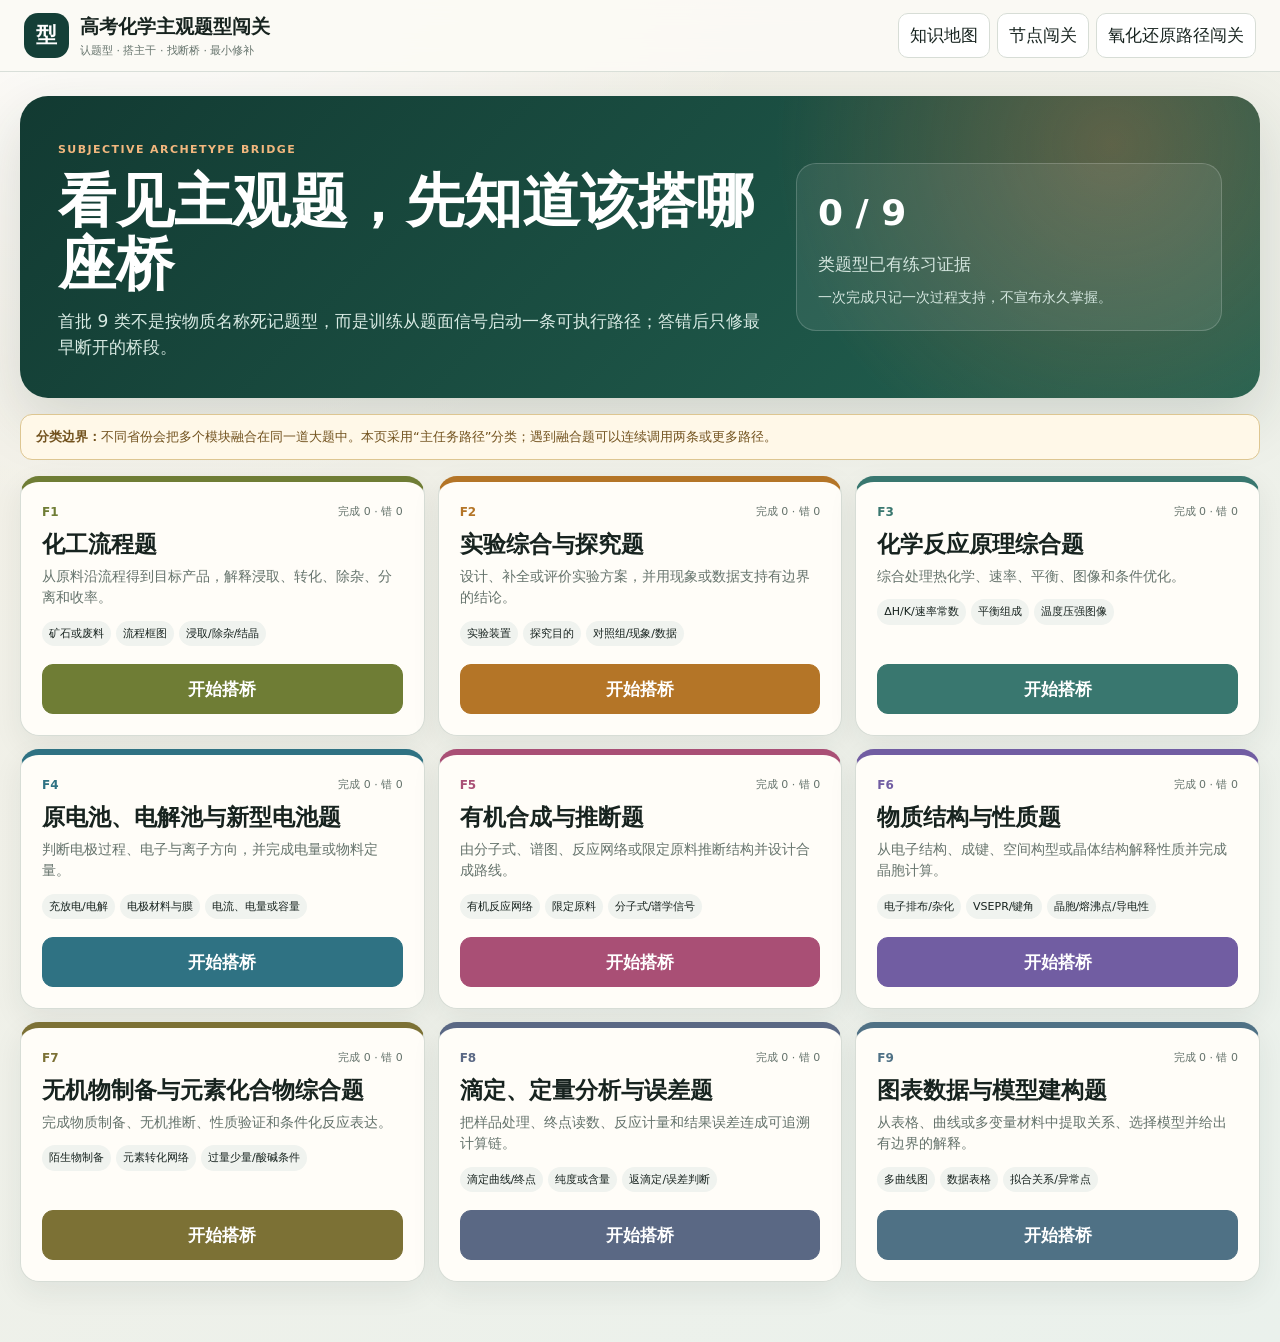
<file: subjective-challenge.html>
<!doctype html>
<html lang="zh-CN">
<head>
  <meta charset="utf-8">
  <meta name="viewport" content="width=device-width, initial-scale=1">
  <meta name="theme-color" content="#173f37">
  <title>高考化学主观题型闯关</title>
  <link rel="stylesheet" href="./subjective-challenge.css?v=20260826-subjective-v1">
</head>
<body>
  <!-- PROTOTYPE — subjective archetype path challenge; records are browser-local evidence only. -->
  <div id="subjective-app"></div>
  <noscript>题型闯关需要启用 JavaScript。</noscript>
  <script src="./subjective-challenge.js?v=20260826-subjective-v1"></script>
</body>
</html>
</file>
<file: styles.css>
:root {
  --ink: #19231f;
  --muted: #66736d;
  --paper: #f5f4ee;
  --panel: #fffdf8;
  --line: #d9ddd6;
  --deep: #123d35;
  --accent: #ef7b45;
  --accent-soft: #fde8dc;
  --shadow: 0 18px 46px rgba(35, 52, 45, 0.12);
  --orient: #2a6f97;
  --represent: #6d5cae;
  --change: #d55b40;
  --role: #a44878;
  --quant: #277d63;
  --context: #b37a16;
  --boundary: #5f6872;
  font-family: Inter, "PingFang SC", "Microsoft YaHei", system-ui, sans-serif;
}

* { box-sizing: border-box; }

html, body { min-height: 100%; }

body {
  margin: 0;
  font-size: 16px;
  line-height: 1.5;
  color: var(--ink);
  background:
    radial-gradient(circle at 15% 0%, rgba(255, 255, 255, 0.94), transparent 36%),
    linear-gradient(145deg, #f3f0e7 0%, #eef3ee 100%);
}

button, input { font: inherit; }
button { color: inherit; }

.app-shell { min-height: 100vh; padding-bottom: 94px; }

.topbar {
  min-height: 76px;
  padding: 18px 28px;
  display: flex;
  align-items: center;
  justify-content: space-between;
  gap: 20px;
  border-bottom: 1px solid rgba(18, 61, 53, 0.14);
  background: rgba(250, 249, 244, 0.86);
  backdrop-filter: blur(12px);
  position: sticky;
  top: 0;
  z-index: 30;
}

.brand { display: flex; align-items: center; gap: 13px; min-width: 0; }
.brand-mark {
  width: 42px; height: 42px; border-radius: 13px;
  display: grid; place-items: center;
  background: var(--deep); color: white; font-weight: 800;
  box-shadow: 0 8px 22px rgba(18,61,53,.22);
}
.brand h1 { margin: 0; font-size: 23px; letter-spacing: .01em; }
.brand p { margin: 3px 0 0; color: var(--muted); font-size: 14px; }

.top-state { display: flex; align-items: center; gap: 8px; flex-wrap: wrap; justify-content: flex-end; }
.state-pill, .eyebrow {
  border: 1px solid var(--line); border-radius: 999px; padding: 7px 10px;
  background: rgba(255,255,255,.72); font-size: 13px; color: var(--muted);
}
.state-pill strong { color: var(--ink); }
.prototype-pill { background: #1b2925; color: white; border-color: #1b2925; letter-spacing: .05em; }

.toolbar {
  display: flex; align-items: center; gap: 10px; flex-wrap: wrap;
  padding: 14px 24px;
  background: rgba(255,253,248,.74);
  border-bottom: 1px solid var(--line);
}

.question-context-bar {
  display: flex; align-items: center; justify-content: space-between; gap: 18px;
  padding: 11px 24px; background: #eaf1ed; border-bottom: 1px solid #cbd8d1;
}
.question-context-bar.overview { background: #fff5e8; border-color: #ead7bd; }
.question-context-bar > div, .question-context-meta { display: flex; align-items: center; gap: 12px; min-width: 0; }
.question-context-bar strong { display: block; font-size: 15px; }
.question-context-bar span:not(.exam-tag) { display: block; color: var(--muted); font-size: 13px; margin-top: 2px; }
.question-context-actions { display: flex; gap: 8px; flex: 0 0 auto; }
.exam-tag {
  display: inline-flex; flex: 0 0 auto; align-items: center; padding: 6px 9px;
  color: white; background: var(--deep); border-radius: 9px; font-size: 13px; font-weight: 800;
}
.source-link { display: inline-flex; align-items: center; justify-content: center; text-decoration: none; }

.search-box { position: relative; min-width: 240px; flex: 1 1 280px; }
.search-box input {
  width: 100%; padding: 11px 14px 11px 38px; border: 1px solid #cfd5ce;
  border-radius: 12px; background: white; outline: none;
}
.search-box input:focus { border-color: var(--deep); box-shadow: 0 0 0 3px rgba(18,61,53,.1); }
.search-box::before { content: "⌕"; position: absolute; left: 13px; top: 7px; font-size: 22px; color: var(--muted); }

.control-group { display: flex; gap: 7px; align-items: center; flex-wrap: wrap; }
.control-label { font-size: 14px; color: var(--muted); margin-right: 2px; }
.chip, .question-chip, .ghost-button, .primary-button, .icon-button {
  border: 1px solid #ccd3cc; border-radius: 10px; background: white;
  padding: 9px 11px; cursor: pointer; transition: .16s ease; font-size: 14px;
}
.chip:hover, .question-chip:hover, .ghost-button:hover, .icon-button:hover { transform: translateY(-1px); border-color: #84948b; }
.chip.active, .question-chip.active { color: white; background: var(--deep); border-color: var(--deep); }
.primary-button { color: white; background: var(--deep); border-color: var(--deep); }
.primary-button:hover { background: #0b3029; }
.challenge-entry { display: inline-flex; align-items: center; text-decoration: none; white-space: nowrap; }
.ghost-button { background: transparent; }
.icon-button { width: 38px; height: 38px; padding: 0; display: grid; place-items: center; }

.variant-a-grid {
  display: grid; grid-template-columns: 230px minmax(620px, 1fr) 390px;
  min-height: calc(100vh - 145px);
}
.side-panel {
  padding: 22px 18px;
  background: rgba(255,253,248,.76);
  border-right: 1px solid var(--line);
}
.side-panel.right { border-right: 0; border-left: 1px solid var(--line); padding-left: 22px; padding-right: 22px; }
.panel-title { margin: 0 0 12px; font-size: 14px; color: var(--muted); text-transform: uppercase; letter-spacing: .08em; }
.layer-list, .question-list { display: grid; gap: 7px; margin-bottom: 22px; }
.layer-button, .question-button {
  display: flex; justify-content: space-between; align-items: center; gap: 10px;
  width: 100%; min-height: 44px; padding: 11px 12px; border: 1px solid transparent;
  background: transparent; border-radius: 11px; cursor: pointer; text-align: left; font-size: 14px;
}
.layer-button:hover, .question-button:hover { background: white; border-color: var(--line); }
.layer-button.active, .question-button.active { background: #e9f0ec; border-color: #b8c9c0; color: var(--deep); }
.dot { width: 9px; height: 9px; border-radius: 50%; display: inline-block; margin-right: 8px; }
.mini-count { font-size: 12px; color: var(--muted); }

.graph-stage {
  position: relative; min-width: 0; min-height: 680px; height: calc(100vh - 210px);
  overflow: hidden; cursor: grab; background-color: #f7f6f1;
}
.graph-stage::before {
  content: ""; position: absolute; inset: 0; pointer-events: none;
  background-image: radial-gradient(#cfd7d0 0.65px, transparent 0.65px);
  background-size: 16px 16px; opacity: .65;
}
.graph-stage.is-panning { cursor: grabbing; }
.graph-stage.is-panning * { cursor: grabbing !important; user-select: none; }
.graph-toolbar {
  position: absolute; top: 14px; left: 14px; z-index: 8; display: flex; align-items: center;
  gap: 7px; width: max-content; padding: 7px; border: 1px solid rgba(18,61,53,.1);
  border-radius: 13px; background: rgba(255,255,255,.92); box-shadow: 0 7px 22px rgba(30,45,38,.14);
  backdrop-filter: blur(8px); cursor: default;
}
.graph-toolbar .icon-button { font-size: 17px; font-weight: 800; }
.graph-zoom-value { width: 58px; font-size: 13px !important; }
.graph-help { padding: 0 9px 0 5px; color: var(--muted); font-size: 13px; white-space: nowrap; }
.graph-mobile-help, .graph-mobile-detail-link, .mobile-detail-handle,
.landscape-detail-trigger, .landscape-detail-close, .landscape-detail-backdrop { display: none; }
.graph-canvas {
  position: absolute; left: 0; top: 0; z-index: 1; transform-origin: 0 0;
  will-change: transform; contain: layout paint style;
}
.knowledge-svg { width: 1200px; height: 815px; display: block; position: relative; z-index: 1; }
.layer-backdrop { fill: rgba(255,255,255,.48); stroke: rgba(20,45,36,.08); stroke-width: 1; rx: 16; }
.layer-caption { font-size: 15px; font-weight: 800; fill: #52615b; letter-spacing: .06em; }
.edge-path { fill: none; stroke: #afb9b2; stroke-width: 1.55; opacity: .65; marker-end: url(#arrow); transition: .16s ease; }
.edge-path.active { stroke: var(--accent); stroke-width: 3.2; opacity: 1; }
.edge-path.dimmed { opacity: .08; }
.edge-hit { fill: none; stroke: transparent; stroke-width: 13; cursor: pointer; }
.edge-label { font-size: 10.5px; fill: #748078; paint-order: stroke; stroke: #f7f6f1; stroke-width: 3px; stroke-linejoin: round; pointer-events: none; }
.edge-label.active { fill: #a94621; font-weight: 800; }
.node-foreign { overflow: visible; cursor: pointer; }
.graph-node {
  width: 138px; min-height: 54px; border-radius: 12px; border: 1.5px solid color-mix(in srgb, var(--node-color) 55%, white);
  background: rgba(255,255,255,.96); box-shadow: 0 4px 13px rgba(31,45,38,.1);
  padding: 8px 9px; display: flex; gap: 7px; align-items: flex-start;
  transition: .16s ease; position: relative;
}
.graph-node:hover { transform: translateY(-2px); box-shadow: 0 9px 20px rgba(31,45,38,.17); }
.graph-node.active { outline: 3px solid var(--accent); outline-offset: 2px; }
.graph-node.path-active { background: color-mix(in srgb, var(--node-color) 11%, white); border-color: var(--node-color); }
.graph-node.dimmed { opacity: .18; filter: grayscale(.5); }
.graph-node .node-code { font-size: 10.5px; font-weight: 800; color: var(--node-color); line-height: 1.3; }
.graph-node .node-name { font-size: 13px; line-height: 1.28; font-weight: 750; }
.evidence-dot { position: absolute; right: -5px; top: -5px; width: 13px; height: 13px; border: 2px solid white; border-radius: 50%; background: var(--evidence-color, #d7ddd8); }

.detail-empty { min-height: 260px; display: grid; place-items: center; color: var(--muted); text-align: center; border: 1px dashed #cfd6d0; border-radius: 14px; padding: 24px; }
.detail-card h2 { margin: 6px 0 10px; font-size: 24px; line-height: 1.3; }
.detail-card h3 { margin: 22px 0 8px; font-size: 14px; color: var(--muted); text-transform: uppercase; letter-spacing: .05em; }
.detail-card p { margin: 0; line-height: 1.72; font-size: 15px; }
.detail-code { font-size: 13px; color: var(--muted); }
.detail-layer { display: inline-flex; padding: 6px 9px; border-radius: 8px; color: white; background: var(--node-color); font-size: 13px; }
.boundary-box, .probe-box, .reason-box { border-radius: 12px; padding: 13px 14px; line-height: 1.65; font-size: 14px; }
.boundary-box { background: #f2f3f1; border-left: 3px solid #717b75; }
.probe-box { background: #fff2df; border-left: 3px solid #d68a25; }
.reason-box { background: #eaf3ef; border-left: 3px solid var(--quant); }
.connection-list { display: grid; gap: 7px; }
.connection-item { padding: 11px 12px; border: 1px solid var(--line); border-radius: 10px; background: white; cursor: pointer; font-size: 13px; line-height: 1.5; }
.connection-item:hover { border-color: var(--deep); }
.muted-note { color: var(--muted); font-size: 12px !important; }
.related-question-list {
  display: grid; gap: 7px; max-height: 520px; overflow-y: auto; padding-right: 3px;
  scrollbar-gutter: stable;
}
.related-question-row { display: grid; grid-template-columns: minmax(0, 1fr) auto; gap: 7px; align-items: stretch; }
.related-question {
  display: grid; gap: 4px; width: 100%; padding: 9px 10px; text-align: left;
  border: 1px solid var(--line); background: white; border-radius: 10px; cursor: pointer;
}
.related-question:hover { border-color: var(--accent); background: #fffaf5; }
.related-question.active { border-color: var(--accent); box-shadow: inset 3px 0 0 var(--accent); background: #fff8ee; }
.related-question span { color: var(--muted); font-size: 10px; }
.related-question strong { font-size: 13px; line-height: 1.42; }
.related-question small { color: var(--accent); font-size: 11px; }
.related-question-open {
  width: 56px; border: 1px solid var(--line); border-radius: 10px; background: #f7f9f7;
  color: var(--deep); cursor: pointer; font-size: 12px; line-height: 1.35;
}
.related-question-open:hover { border-color: var(--deep); background: #eef4f1; }
.question-node-context {
  display: grid; gap: 10px; margin: 16px 0; padding: 13px; border: 1px solid #e2c58f;
  border-radius: 14px; background: linear-gradient(145deg, #fff9ec, #fffdf8);
}
.question-node-context.off-path { border-style: dashed; background: #f7f8f6; }
.question-node-context.off-path p { color: var(--muted); }
.question-context-kicker { display: flex; flex-wrap: wrap; align-items: center; justify-content: space-between; gap: 6px; }
.question-context-kicker span { color: #9a6419; font-size: 11px; font-weight: 800; letter-spacing: .08em; text-transform: uppercase; }
.question-context-kicker strong { font-size: 13px; color: var(--deep); }
.question-node-context h3 { margin: 7px 0 0; color: #7a541b; }
.question-context-calls { display: grid; gap: 7px; }
.question-context-call { display: grid; gap: 4px; padding: 10px; border-radius: 10px; background: white; border: 1px solid #ead9ba; }
.question-context-call span { color: #9a6419; font-size: 11px; font-weight: 800; }
.question-context-call p { font-size: 14px; }
.question-context-call small { color: var(--muted); font-size: 12px; line-height: 1.5; }
.context-open-question { justify-self: start; margin-top: 2px; }
.generic-node-model { margin-top: 16px; padding-top: 15px; border-top: 1px dashed var(--line); }
.generic-model-title { display: flex; align-items: baseline; justify-content: space-between; gap: 8px; margin-bottom: 8px; }
.generic-model-title span { font-size: 14px; font-weight: 800; color: var(--deep); }
.generic-model-title small { color: var(--muted); font-size: 12px; }
.canonical-statement { font-weight: 700; }
.surface-factor-list { display: flex; flex-wrap: wrap; gap: 7px; }
.surface-factor-list span {
  padding: 7px 9px; border: 1px solid #d5dcd6; border-radius: 999px;
  background: #fff; color: #3f4d46; font-size: 12px; line-height: 1.3;
}
.node-challenge-link { display: inline-flex; margin-top: 15px; text-decoration: none; font-weight: 800; }
.evidence-selector { display: grid; grid-template-columns: 1fr; gap: 7px; }
.evidence-option { border: 1px solid var(--line); background: white; border-radius: 9px; padding: 10px; text-align: left; cursor: pointer; font-size: 14px; }
.evidence-option.active { border-color: var(--deep); box-shadow: inset 3px 0 0 var(--evidence-color); background: #f7faf8; }

/* Variant B: metro-style learning route */
.metro-shell { max-width: 1420px; margin: 0 auto; padding: 24px 26px 70px; }
.metro-hero { display: grid; grid-template-columns: 1.2fr .8fr; gap: 24px; margin-bottom: 22px; }
.metro-hero-card { border-radius: 24px; padding: 28px; color: white; background: linear-gradient(135deg, #163e36, #245e50); box-shadow: var(--shadow); }
.metro-hero-card h2 { margin: 0 0 10px; font-size: clamp(26px, 4vw, 48px); line-height: 1.08; }
.metro-hero-card p { margin: 0; max-width: 660px; color: #dcebe5; line-height: 1.65; }
.route-summary { border-radius: 24px; background: var(--panel); padding: 24px; border: 1px solid var(--line); }
.route-summary h3 { margin: 0 0 14px; }
.progress-bar { height: 10px; background: #e6ebe7; border-radius: 999px; overflow: hidden; }
.progress-bar > span { display: block; height: 100%; background: linear-gradient(90deg, var(--accent), #f4b744); border-radius: inherit; }
.metro-board { border-radius: 24px; background: rgba(255,253,248,.88); border: 1px solid var(--line); box-shadow: var(--shadow); padding: 24px; overflow: hidden; }
.metro-board-header { display: flex; align-items: end; justify-content: space-between; gap: 18px; margin-bottom: 18px; }
.metro-board-header h2 { margin: 0; }
.metro-board-header p { margin: 5px 0 0; color: var(--muted); }
.metro-lane { position: relative; display: grid; grid-template-columns: 150px 1fr; gap: 14px; padding: 15px 0; }
.metro-lane + .metro-lane { border-top: 1px solid #e5e7e2; }
.line-name { display: flex; gap: 9px; align-items: flex-start; font-weight: 800; padding-top: 15px; }
.line-name::before { content: ""; width: 12px; height: 12px; margin-top: 2px; border-radius: 50%; background: var(--line-color); box-shadow: 0 0 0 4px color-mix(in srgb, var(--line-color) 20%, white); }
.stations { display: flex; gap: 0; overflow-x: auto; padding: 8px 4px 12px; }
.station { min-width: 142px; position: relative; padding: 34px 8px 0; cursor: pointer; }
.station::before { content: ""; position: absolute; left: 0; right: 0; top: 15px; height: 5px; background: var(--line-color); }
.station:first-child::before { left: 50%; }
.station:last-child::before { right: 50%; }
.station-dot { position: absolute; z-index: 2; left: calc(50% - 10px); top: 7px; width: 20px; height: 20px; border-radius: 50%; background: white; border: 5px solid var(--line-color); transition: .16s ease; }
.station:hover .station-dot, .station.active .station-dot { transform: scale(1.22); box-shadow: 0 0 0 4px color-mix(in srgb, var(--line-color) 18%, transparent); }
.station.path-active .station-dot { background: var(--accent); }
.station.dimmed { opacity: .2; }
.station-name { font-size: 14px; line-height: 1.4; text-align: center; font-weight: 700; }
.station-code { font-size: 11px; color: var(--muted); text-align: center; margin-top: 4px; }
.transfer-board { margin-top: 20px; display: grid; grid-template-columns: 1fr 360px; gap: 20px; }
.transfer-list, .metro-detail { border-radius: 20px; background: var(--panel); border: 1px solid var(--line); padding: 20px; }
.transfer-list h3, .metro-detail h3 { margin-top: 0; }
.transfer-row { display: grid; grid-template-columns: 1fr auto 1fr; align-items: center; gap: 8px; padding: 10px 0; border-top: 1px solid #eceee9; font-size: 14px; cursor: pointer; }
.transfer-row:first-of-type { border-top: 0; }
.transfer-arrow { color: var(--accent); font-weight: 900; }

/* Variant C: evidence-first diagnostic matrix */
.matrix-shell { display: grid; grid-template-columns: 280px 1fr; min-height: calc(100vh - 76px); }
.matrix-nav { background: #17221e; color: white; padding: 24px 18px; }
.matrix-nav h2 { margin: 0 0 6px; }
.matrix-nav p { color: #aebcb6; font-size: 14px; line-height: 1.55; margin-bottom: 24px; }
.matrix-nav .question-button { color: #dce6e1; }
.matrix-nav .question-button:hover, .matrix-nav .question-button.active { background: #273730; border-color: #40584e; color: white; }
.matrix-main { padding: 22px; min-width: 0; overflow: auto; }
.matrix-head { display: flex; align-items: end; justify-content: space-between; gap: 16px; margin-bottom: 16px; }
.matrix-head h2 { margin: 0; }
.matrix-head p { margin: 5px 0 0; color: var(--muted); }
.matrix-layout { display: grid; grid-template-columns: minmax(690px, 1fr) 390px; gap: 20px; align-items: start; }
.matrix-table-wrap { border: 1px solid var(--line); background: var(--panel); border-radius: 18px; overflow: auto; box-shadow: 0 10px 30px rgba(37,53,46,.08); }
.matrix-table { width: 100%; border-collapse: collapse; min-width: 780px; }
.matrix-table th { position: sticky; top: 0; z-index: 3; padding: 12px 11px; background: #eef1ed; color: #52605a; font-size: 13px; text-align: left; border-bottom: 1px solid #d9ded9; }
.matrix-table td { padding: 12px 11px; border-bottom: 1px solid #e7e9e5; vertical-align: top; font-size: 14px; }
.matrix-table tr { cursor: pointer; }
.matrix-table tbody tr:hover { background: #f4f8f5; }
.matrix-table tr.active { background: #e8f1ed; }
.matrix-table tr.dimmed { opacity: .22; }
.matrix-node { display: flex; gap: 9px; align-items: flex-start; }
.matrix-node-code { color: var(--node-color); font-weight: 900; font-size: 11px; }
.matrix-edge-list { color: var(--muted); line-height: 1.5; }
.evidence-badge { display: inline-flex; align-items: center; gap: 6px; white-space: nowrap; }
.evidence-badge::before { content: ""; width: 9px; height: 9px; border-radius: 50%; background: var(--evidence-color); }
.matrix-detail { position: sticky; top: 96px; border: 1px solid var(--line); background: var(--panel); border-radius: 18px; padding: 22px; box-shadow: 0 10px 30px rgba(37,53,46,.08); }

/* Path archetype library */
.archetype-library-button { white-space: nowrap; }
.archetype-library-overlay, .question-library-overlay, .question-drawer-overlay {
  position: fixed; inset: 0; z-index: 120; background: rgba(12, 21, 18, .56);
  backdrop-filter: blur(5px);
}
.archetype-library-overlay { display: grid; place-items: center; padding: 20px; z-index: 125; }
.archetype-library-modal {
  width: min(1240px, 100%); max-height: min(94vh, 1000px); overflow: hidden;
  display: grid; grid-template-rows: auto minmax(0, 1fr); border-radius: 25px;
  background: #f8f7f2; box-shadow: 0 32px 90px rgba(0,0,0,.34);
}
.archetype-library-modal > header {
  display: flex; align-items: center; justify-content: space-between; gap: 18px;
  padding: 18px 22px; color: white; background: #142e27;
}
.archetype-library-modal > header > div { display: grid; gap: 4px; }
.archetype-library-modal > header .eyebrow { width: max-content; color: #d8eee6; background: #28483e; border: 1px solid #4d6f64; }
.archetype-library-modal > header strong { font-size: 20px; }
.archetype-library-modal > header .icon-button { border-color: #547067; color: white; background: #203d34; }
.archetype-library-body { overflow: auto; padding: 22px; }
.archetype-hero {
  display: grid; grid-template-columns: minmax(0, 1fr) 220px; gap: 26px; align-items: end;
  padding: 25px; border-radius: 20px; color: white; background: linear-gradient(135deg, #173d34, #285d4f);
}
.archetype-hero h2 { max-width: 800px; margin: 8px 0 10px; font-size: clamp(25px, 3vw, 38px); line-height: 1.22; }
.archetype-hero p { max-width: 830px; margin: 0; color: #d3e5df; font-size: 16px; line-height: 1.7; }
.archetype-hero-stats { display: grid; grid-template-columns: auto 1fr; gap: 4px 10px; align-items: baseline; }
.archetype-hero-stats strong { color: #ffbd90; font-size: 34px; }
.archetype-hero-stats span { color: #d3e5df; line-height: 1.4; }
.archetype-grid { display: grid; grid-template-columns: repeat(2, minmax(0, 1fr)); gap: 15px; margin-top: 16px; }
.archetype-card {
  display: flex; flex-direction: column; min-width: 0; padding: 18px;
  border: 1px solid var(--line); border-top: 5px solid var(--archetype-color); border-radius: 17px; background: white;
}
.archetype-card > header { display: flex; justify-content: space-between; gap: 12px; color: var(--muted); font-size: 12px; }
.archetype-card > header span { color: var(--archetype-color); font-weight: 900; }
.archetype-card h3 { margin: 10px 0 7px; font-size: 21px; }
.archetype-card > p { margin: 0; color: var(--muted); font-size: 14px; line-height: 1.6; }
.archetype-cues { display: flex; flex-wrap: wrap; gap: 6px; margin-top: 12px; }
.archetype-cues span, .archetype-signal-panel span {
  padding: 6px 8px; border-radius: 999px; color: #5b4738; background: #fff0e4; font-size: 12px;
}
.archetype-card-route { display: flex; align-items: center; gap: 4px; overflow-x: auto; margin-top: 13px; padding: 10px; border-radius: 11px; background: #f2f4f1; }
.archetype-route-node {
  flex: 0 0 auto; display: grid; gap: 2px; padding: 7px 8px; border: 1px solid color-mix(in srgb, var(--node-color) 50%, white);
  border-radius: 9px; background: color-mix(in srgb, var(--node-color) 8%, white);
}
.archetype-route-node small { color: var(--node-color); font-size: 9px; font-weight: 900; }
.archetype-route-node strong { font-size: 12px; white-space: nowrap; }
.archetype-route-arrow { flex: 0 0 auto; color: #8b9790; font-weight: 900; }
.archetype-card > footer { display: flex; align-items: center; justify-content: space-between; gap: 12px; margin-top: auto; padding-top: 15px; }
.archetype-card > footer > span { color: var(--muted); font-size: 12px; }
.archetype-card > footer button { padding: 9px 11px; }
.archetype-back { border: 0; padding: 5px 0; color: var(--deep); background: transparent; cursor: pointer; font-weight: 800; }
.archetype-detail-head {
  display: grid; grid-template-columns: minmax(0, 1fr) 150px; gap: 24px; margin-top: 10px; padding: 23px;
  border-radius: 19px; color: white; background: linear-gradient(135deg, color-mix(in srgb, var(--archetype-color) 70%, #153c32), #173d34);
}
.archetype-detail-head > div:first-child > span { color: #f5c5a8; font-size: 12px; font-weight: 900; }
.archetype-detail-head h2 { margin: 7px 0 8px; font-size: 31px; }
.archetype-detail-head p { max-width: 850px; margin: 0; color: #e0ece7; line-height: 1.65; }
.archetype-detail-head > div:last-child { display: grid; place-content: center; text-align: center; }
.archetype-detail-head > div:last-child strong { color: #ffbd90; font-size: 42px; }
.archetype-detail-head > div:last-child span { color: #d5e5df; }
.archetype-signal-panel { display: flex; align-items: center; gap: 14px; margin-top: 15px; padding: 13px 15px; border: 1px solid #ead5c3; border-radius: 14px; background: #fff9f3; }
.archetype-signal-panel > div { display: flex; flex-wrap: wrap; gap: 7px; }
.archetype-backbone { margin-top: 18px; padding: 19px; border: 1px solid var(--line); border-radius: 18px; background: white; }
.archetype-backbone > header { display: flex; align-items: flex-start; justify-content: space-between; gap: 14px; }
.archetype-backbone > header span, .archetype-section-title > span { color: var(--archetype-color); font-size: 10px; font-weight: 900; letter-spacing: .08em; }
.archetype-backbone h3, .archetype-section-title h3 { margin: 4px 0 0; font-size: 22px; }
.archetype-section-title { margin: 21px 0 11px; }
.archetype-section-title p { margin: 6px 0 0; color: var(--muted); }
.archetype-route-large { display: flex; align-items: center; gap: 7px; overflow-x: auto; margin-top: 15px; padding: 14px; border-radius: 13px; background: #edf3ef; }
.archetype-route-large .archetype-route-node { padding: 9px 11px; }
.archetype-route-large .archetype-route-node strong { font-size: 14px; }
.archetype-step-list { display: grid; grid-template-columns: repeat(2, minmax(0, 1fr)); gap: 10px; margin-top: 13px; }
.archetype-step { display: grid; grid-template-columns: 130px 1fr; gap: 10px; padding: 10px; border: 1px solid var(--line); border-radius: 13px; }
.archetype-step > button { display: grid; gap: 3px; padding: 9px; text-align: left; border: 2px solid color-mix(in srgb, var(--node-color) 55%, white); border-radius: 10px; background: white; cursor: pointer; }
.archetype-step > button span { color: var(--node-color); font-size: 10px; font-weight: 900; }
.archetype-step > button strong { font-size: 13px; }
.archetype-step > div small { color: var(--accent); font-size: 9px; font-weight: 900; }
.archetype-step > div p { margin: 4px 0 0; font-size: 14px; line-height: 1.5; }
.archetype-branch-grid { display: grid; grid-template-columns: repeat(3, minmax(0, 1fr)); gap: 11px; }
.archetype-branch { min-width: 0; padding: 14px; border: 1px solid var(--line); border-radius: 14px; background: white; }
.archetype-branch header { display: grid; gap: 3px; }
.archetype-branch header span { color: var(--muted); font-size: 10px; }
.archetype-branch header strong { font-size: 16px; }
.archetype-branch > div { display: flex; align-items: center; gap: 4px; overflow-x: auto; margin: 10px 0; }
.archetype-branch p { margin: 0; color: var(--muted); font-size: 13px; line-height: 1.55; }
.archetype-diagnosis-grid { display: grid; grid-template-columns: repeat(3, minmax(0, 1fr)); gap: 11px; margin-top: 21px; }
.archetype-diagnosis-grid article { padding: 16px; border-radius: 14px; background: #f0f3ef; }
.archetype-diagnosis-grid article:nth-child(2) { background: #fff5e9; }
.archetype-diagnosis-grid article:nth-child(3) { color: white; background: #1b493d; }
.archetype-diagnosis-grid span { font-size: 11px; font-weight: 900; }
.archetype-diagnosis-grid p { margin: 7px 0 0; line-height: 1.62; }
.archetype-question-grid { display: grid; grid-template-columns: repeat(2, minmax(0, 1fr)); gap: 9px; }
.archetype-question { display: grid; gap: 4px; padding: 13px; text-align: left; border: 1px solid var(--line); border-radius: 12px; background: white; cursor: pointer; }
.archetype-question:hover { border-color: var(--archetype-color); transform: translateY(-1px); }
.archetype-question span { color: var(--archetype-color); font-size: 11px; font-weight: 900; }
.archetype-question strong { font-size: 15px; line-height: 1.4; }
.archetype-question small { color: var(--muted); }
.question-archetype-links { padding: 14px; border: 1px solid #d5dfd9; border-radius: 14px; background: #f0f5f2; }
.question-archetype-links > header { display: grid; gap: 3px; margin-bottom: 9px; }
.question-archetype-links > header span { color: var(--muted); font-size: 11px; }
.question-archetype-links > div { display: flex; flex-wrap: wrap; gap: 7px; }
.question-archetype-links button { display: flex; gap: 7px; align-items: center; padding: 8px 10px; border: 1px solid var(--archetype-color); border-radius: 999px; background: white; cursor: pointer; }
.question-archetype-links button span { color: var(--archetype-color); font-size: 10px; font-weight: 900; }
.question-archetype-links button strong { font-size: 13px; }
.question-archetype-empty { padding: 13px; border: 1px dashed #c9cec9; border-radius: 12px; color: var(--muted); background: #f5f5f1; }

.taxonomy-rule {
  display: flex; align-items: center; justify-content: space-between; gap: 18px;
  margin-top: 14px; padding: 15px 18px; border: 1px solid #d8dfda; border-radius: 15px; background: white;
}
.taxonomy-rule > strong { flex: 0 0 auto; color: var(--deep); }
.taxonomy-rule > div { display: flex; flex-wrap: wrap; gap: 8px; }
.taxonomy-rule span { padding: 7px 10px; border-radius: 9px; color: #53615b; background: #f1f4f1; font-size: 13px; }
.taxonomy-rule b { color: #183d33; }
.archetype-family { margin-top: 23px; }
.archetype-family > header { display: grid; gap: 4px; margin: 0 2px 11px; }
.archetype-family > header > span { color: #a55d35; font-size: 10px; font-weight: 900; letter-spacing: .08em; }
.archetype-family > header h3 { margin: 0; font-size: 24px; }
.archetype-family > header p { margin: 0; color: var(--muted); }
.evidence-tier { display: inline-flex; width: max-content; padding: 4px 7px; border-radius: 999px; font-size: 10px; font-style: normal; font-weight: 900; }
.evidence-tier.strong { color: #22624f; background: #dff1e9; }
.evidence-tier.emerging { color: #835c12; background: #fff0c9; }
.evidence-tier.frontier { color: #7c4c41; background: #f7dfd8; }
.archetype-level-label { display: flex; justify-content: space-between; gap: 10px; margin-top: 13px; color: var(--muted); font-size: 11px; }
.archetype-level-label span { color: var(--archetype-color); font-weight: 900; }
.archetype-subtype-chips { display: flex; flex-wrap: wrap; gap: 6px; margin-top: 7px; }
.archetype-subtype-chips button {
  display: flex; align-items: center; gap: 5px; padding: 6px 8px; border: 1px solid #d7ddd8; border-radius: 9px;
  color: #33433d; background: #f8faf8; cursor: pointer; font-size: 11px;
}
.archetype-subtype-chips button:hover { border-color: var(--archetype-color); background: white; }
.archetype-subtype-chips button span { color: var(--archetype-color); font-weight: 900; }
.archetype-subtype-chips button small { color: #77827d; }
.coverage-frontier {
  display: grid; grid-template-columns: 260px minmax(0, 1fr); gap: 20px; align-items: center;
  margin-top: 24px; padding: 20px; border: 1px dashed #b9c4bd; border-radius: 16px; background: #eef2ef;
}
.coverage-frontier span { color: #6b776f; font-size: 10px; font-weight: 900; letter-spacing: .08em; }
.coverage-frontier h3 { margin: 5px 0 0; font-size: 19px; }
.coverage-frontier p { margin: 0; color: var(--muted); line-height: 1.65; }
.archetype-detail-head .evidence-tier { margin-top: 12px; }
.archetype-subtype-grid { display: grid; grid-template-columns: repeat(3, minmax(0, 1fr)); gap: 11px; }
.archetype-subtype-card { min-width: 0; padding: 14px; border: 1px solid var(--line); border-radius: 14px; background: white; }
.archetype-subtype-card.active { border: 2px solid var(--archetype-color); box-shadow: 0 8px 24px color-mix(in srgb, var(--archetype-color) 16%, transparent); }
.archetype-subtype-card > header { display: flex; justify-content: space-between; gap: 9px; color: var(--muted); font-size: 10px; }
.archetype-subtype-card > header span { color: var(--archetype-color); font-weight: 900; }
.archetype-subtype-card h4 { margin: 8px 0; font-size: 17px; }
.archetype-subtype-surfaces { display: flex; flex-wrap: wrap; gap: 5px; }
.archetype-subtype-surfaces span { padding: 5px 7px; border-radius: 999px; color: #5e513f; background: #fff3e5; font-size: 10px; }
.archetype-subtype-route { display: flex; align-items: center; gap: 3px; overflow-x: auto; margin-top: 10px; padding: 8px; border-radius: 10px; background: #f1f4f2; }
.archetype-subtype-route .archetype-route-node { padding: 6px 7px; }
.archetype-subtype-route .archetype-route-node strong { font-size: 10px; }
.archetype-subtype-card > footer { display: flex; gap: 6px; margin-top: 10px; }
.archetype-subtype-card > footer button, .clear-subtype {
  flex: 1; padding: 8px; border: 1px solid var(--archetype-color); border-radius: 8px; color: var(--archetype-color); background: white; cursor: pointer; font-weight: 800;
}
.archetype-subtype-card > footer button:last-child { color: white; background: var(--archetype-color); }
.archetype-question-empty { grid-column: 1 / -1; padding: 18px; border: 1px dashed #c6cec9; border-radius: 12px; color: var(--muted); background: #f7f7f3; }
.archetype-question-empty p { margin: 6px 0 0; }
.clear-subtype { width: max-content; margin-top: 10px; padding: 7px 10px; color: var(--archetype-color); }
.question-archetype-links button { flex-wrap: wrap; }
.question-archetype-links button small { width: 100%; color: var(--muted); font-size: 10px; text-align: left; }

/* Question library and question-path drawer */
.question-library-overlay { display: grid; place-items: center; padding: 24px; }
.question-library-modal {
  width: min(1120px, 100%); max-height: min(88vh, 940px); overflow: auto;
  border-radius: 24px; background: #f8f7f2; box-shadow: 0 32px 90px rgba(0,0,0,.3); padding: 24px;
}
.question-library-modal > header {
  display: flex; align-items: flex-start; justify-content: space-between; gap: 20px;
  margin-bottom: 18px;
}
.question-library-modal h2 { margin: 7px 0 6px; font-size: 28px; }
.question-library-modal header p { margin: 0; color: var(--muted); }
.question-library-tools {
  position: sticky; top: -24px; z-index: 3; display: flex; align-items: center; justify-content: space-between; gap: 14px;
  margin: 0 -2px 16px; padding: 12px 2px; background: rgba(248,247,242,.96); backdrop-filter: blur(8px);
  color: var(--muted); font-size: 13px;
}
.question-library-tools .search-box { width: min(460px, 100%); }
.question-library-empty { display: grid; place-items: center; gap: 7px; min-height: 220px; color: var(--muted); text-align: center; }
.question-library-empty strong { color: var(--ink); font-size: 18px; }
.question-library-grid { display: grid; grid-template-columns: repeat(2, minmax(0, 1fr)); gap: 14px; }
.question-library-card {
  display: flex; flex-direction: column; min-height: 260px; padding: 18px;
  border: 1px solid var(--line); border-radius: 18px; background: var(--panel);
}
.question-library-card h3 { margin: 12px 0 7px; font-size: 20px; }
.question-library-card > p { margin: 0 0 14px; color: var(--muted); font-size: 15px; line-height: 1.6; }
.question-library-meta { display: flex; align-items: center; gap: 9px; color: var(--muted); font-size: 13px; }
.question-card-path, .path-overview {
  display: flex; align-items: center; gap: 5px; flex-wrap: wrap; padding: 12px;
  border-radius: 12px; background: #f0f2ee;
}
.question-card-path { margin-top: auto; }
.path-mini-node {
  display: inline-flex; align-items: center; padding: 5px 7px; border-radius: 8px;
  border: 1px solid color-mix(in srgb, var(--node-color) 50%, white);
  background: color-mix(in srgb, var(--node-color) 8%, white); font-size: 12px; font-weight: 700;
}
.path-mini-arrow { color: #8b9790; font-size: 13px; }
.question-card-footer {
  display: flex; align-items: center; justify-content: space-between; gap: 10px;
  margin-top: 14px; color: var(--muted); font-size: 13px;
}

.question-drawer-overlay { display: flex; justify-content: flex-end; }
.question-drawer {
  width: min(980px, 100%); height: 100%; overflow: hidden; display: grid;
  grid-template-rows: auto auto minmax(0, 1fr); background: #fbfaf6;
  box-shadow: -24px 0 70px rgba(0,0,0,.26);
}
.question-drawer-head {
  display: flex; justify-content: space-between; gap: 18px; padding: 22px 24px 16px;
  border-bottom: 1px solid var(--line);
}
.question-drawer-head h2 { margin: 11px 0 6px; font-size: 24px; }
.question-drawer-head p { margin: 0; color: var(--muted); font-size: 13px; }
.drawer-actions { display: flex; gap: 8px; align-items: flex-start; }
.disabled-source { cursor: not-allowed; opacity: .55; white-space: nowrap; }
.question-tabs {
  display: grid; grid-template-columns: repeat(5, 1fr); padding: 8px 18px 0;
  background: white; border-bottom: 1px solid var(--line);
}
.question-tab {
  border: 0; border-bottom: 3px solid transparent; padding: 12px 8px;
  background: transparent; color: var(--muted); cursor: pointer; font-weight: 700; font-size: 15px;
}
.question-tab.active { color: var(--deep); border-bottom-color: var(--accent); }
.question-drawer-body { overflow: auto; padding: 22px 24px 80px; }
.question-tab-panel { display: grid; gap: 18px; }
.private-study-note, .probe-discipline {
  padding: 11px 13px; border-radius: 12px; background: #fff4e5; border: 1px solid #ecd5b5;
  color: #6e5739; font-size: 14px; line-height: 1.6;
}
.original-question {
  padding: 22px; border: 1px solid var(--line); border-radius: 16px; background: white;
  font-family: "Noto Serif SC", "Songti SC", SimSun, serif; font-size: 18px; line-height: 1.85;
}
.original-question > p:first-child { margin-top: 0; }
.original-figure { margin: 18px 0; padding: 14px; border: 1px solid #dfe3de; border-radius: 13px; background: #fff; text-align: center; }
.original-figure img { display: block; width: min(520px, 100%); height: auto; margin: 0 auto; }
.original-figure figcaption { margin-top: 8px; color: var(--muted); font-family: Inter, "PingFang SC", "Microsoft YaHei", sans-serif; font-size: 12px; }
.original-options { display: grid; gap: 8px; margin-top: 18px; }
.original-option-card {
  display: grid; grid-template-columns: minmax(0, 1fr) 230px; gap: 10px; align-items: stretch;
  padding: 9px; border: 1px solid #e0e4df; border-radius: 13px; background: #f7f7f3;
}
.original-option-card > p { margin: 0; padding: 8px 9px; }
.option-path-entry {
  display: grid; gap: 3px; align-content: center; text-align: left; padding: 10px 12px;
  border: 1px solid #efc4a9; border-radius: 10px; background: #fff5ec; cursor: pointer;
  font-family: Inter, "PingFang SC", "Microsoft YaHei", sans-serif;
}
.option-path-entry:hover { border-color: var(--accent); box-shadow: 0 5px 16px rgba(239,123,69,.13); }
.option-path-entry span { color: #a6552e; font-size: 11px; font-weight: 800; }
.option-path-entry strong { color: var(--ink); font-size: 14px; line-height: 1.4; }
.option-path-entry small { color: var(--muted); font-size: 11px; }
.inline-unit-launchers {
  padding: 16px; border: 1px solid #d8dfda; border-radius: 16px; background: #f1f6f3;
}
.inline-unit-launchers > header { display: flex; justify-content: space-between; gap: 16px; margin-bottom: 12px; }
.inline-unit-launchers > header div { display: grid; gap: 4px; }
.inline-unit-launchers > header span { color: var(--accent); font-size: 11px; font-weight: 900; letter-spacing: .05em; }
.inline-unit-launchers > header strong { font-size: 17px; }
.inline-unit-launchers > header small { color: var(--muted); }
.inline-unit-launchers > div { display: grid; grid-template-columns: repeat(2, minmax(0, 1fr)); gap: 9px; }
.inline-unit-launchers button {
  display: grid; gap: 4px; padding: 12px; text-align: left; border: 1px solid var(--line);
  border-radius: 12px; background: white; cursor: pointer;
}
.inline-unit-launchers button:hover { border-color: var(--accent); transform: translateY(-1px); }
.inline-unit-launchers button span { color: var(--muted); font-size: 11px; }
.inline-unit-launchers button strong { font-size: 15px; }
.inline-unit-launchers button small { color: var(--muted); line-height: 1.4; }
.answer-gate {
  display: flex; align-items: center; justify-content: space-between; gap: 12px;
  padding: 13px 15px; border-radius: 12px; background: #edf3ef; color: var(--muted); font-size: 14px;
}
.validated-answer {
  display: grid; gap: 7px; padding: 18px; color: white;
  border-radius: 16px; background: linear-gradient(135deg, #173f36, #27705c);
}
.validated-answer span { color: #d7e8e1; font-size: 11px; text-transform: uppercase; letter-spacing: .08em; }
.validated-answer strong { font-size: 22px; line-height: 1.4; }
.analysis-list { display: grid; gap: 10px; }
.analysis-list > div { display: grid; grid-template-columns: 28px 1fr; gap: 10px; align-items: start; }
.analysis-list > div > span {
  width: 28px; height: 28px; display: grid; place-items: center; border-radius: 50%;
  color: white; background: var(--deep); font-size: 11px; font-weight: 800;
}
.analysis-list p { margin: 2px 0 0; line-height: 1.7; font-size: 16px; }
.path-overview { padding: 16px; background: #eaf1ed; }
.path-timeline { position: relative; display: grid; gap: 0; }
.path-timeline::before { content: ""; position: absolute; left: 63px; top: 25px; bottom: 25px; width: 2px; background: #d1d8d3; }
.path-step { position: relative; display: grid; grid-template-columns: 128px 1fr; gap: 15px; padding: 10px 0; }
.path-step-node {
  z-index: 1; align-self: start; display: grid; gap: 3px; padding: 10px; text-align: left;
  border-radius: 12px; border: 2px solid color-mix(in srgb, var(--node-color) 65%, white);
  background: white; cursor: pointer;
}
.path-step-node span { color: var(--node-color); font-size: 11px; font-weight: 900; }
.path-step-node strong { font-size: 14px; }
.path-step-body { padding: 9px 13px; border: 1px solid var(--line); border-radius: 13px; background: white; }
.path-step-body > span { color: var(--accent); font-size: 11px; font-weight: 900; text-transform: uppercase; }
.path-step-body h4 { margin: 4px 0 8px; font-size: 17px; }
.path-step-body p { margin: 5px 0; line-height: 1.6; font-size: 15px; }
.path-check { color: var(--muted); }
.unit-path-context-label {
  display: inline-flex; width: max-content; margin-bottom: 4px; padding: 3px 7px;
  border-radius: 999px; color: #9a4824; background: #fff0e5; font-size: 11px !important; font-weight: 900;
}
.unit-path-principle {
  display: grid; gap: 5px; padding: 14px 16px; border: 1px solid #efc7ae;
  border-radius: 14px; background: #fff6ee;
}
.unit-path-principle strong { font-size: 16px; }
.unit-path-principle span { color: var(--muted); line-height: 1.55; }
.unit-path-layout { display: grid; grid-template-columns: 230px minmax(0, 1fr); gap: 16px; align-items: start; }
.unit-path-nav {
  position: sticky; top: 0; display: grid; gap: 8px; padding: 12px;
  border: 1px solid var(--line); border-radius: 15px; background: #f0f3ef;
}
.unit-path-nav > header { display: grid; gap: 3px; padding: 3px 4px 8px; }
.unit-path-nav > header span { color: var(--muted); font-size: 11px; }
.unit-path-nav > header strong { font-size: 14px; }
.unit-path-nav-item {
  display: grid; gap: 4px; padding: 11px; text-align: left; border: 1px solid transparent;
  border-radius: 11px; background: white; cursor: pointer;
}
.unit-path-nav-item:hover { border-color: #b6c5bd; }
.unit-path-nav-item.active { border-color: var(--accent); box-shadow: inset 4px 0 0 var(--accent); }
.unit-path-nav-item span { color: var(--accent); font-size: 11px; font-weight: 900; }
.unit-path-nav-item strong { font-size: 14px; line-height: 1.35; }
.unit-path-nav-item small { color: var(--muted); line-height: 1.35; }
.unit-path-detail { display: grid; gap: 15px; min-width: 0; }
.unit-path-detail > header { display: flex; justify-content: space-between; gap: 12px; align-items: flex-start; }
.unit-path-detail > header div { display: grid; gap: 4px; }
.unit-path-detail > header span { color: var(--muted); font-size: 11px; }
.unit-path-detail h3 { margin: 0; font-size: 24px; }
.unit-kind-badge { padding: 6px 9px; border-radius: 999px; color: #225c4d !important; background: #e3f1eb; font-weight: 800; white-space: nowrap; }
.unit-prompt, .unit-reviewed-result {
  padding: 14px 15px; border: 1px solid var(--line); border-radius: 13px; background: white;
}
.unit-prompt > span, .unit-reviewed-result > span { color: var(--accent); font-size: 11px; font-weight: 900; }
.unit-prompt p, .unit-reviewed-result p { margin: 7px 0 0; font-size: 16px; line-height: 1.65; }
.unit-reviewed-result { border-left: 4px solid var(--deep); }
.unit-reviewed-result small { display: block; margin-top: 8px; color: var(--muted); line-height: 1.5; }
.unit-path-overview { display: grid; gap: 7px; }
.unit-path-overview > span { color: var(--muted); font-size: 12px; }
.unit-outside-map {
  display: grid; gap: 8px; padding: 18px; border: 1px dashed #d2a987;
  border-radius: 15px; background: #fff8f1;
}
.unit-outside-map p { margin: 0; font-size: 16px; line-height: 1.65; }
.unit-outside-map span { color: var(--muted); font-size: 13px; line-height: 1.5; }
.unit-path-actions { display: flex; flex-wrap: wrap; gap: 9px; }
.gap-repair-list { display: grid; gap: 14px; }
.gap-repair-card {
  padding: 17px; border: 1px solid var(--line); border-left: 5px solid var(--node-color);
  border-radius: 16px; background: white;
}
.gap-repair-card.active { border-color: var(--accent); box-shadow: 0 10px 26px rgba(239,123,69,.16); }
.gap-repair-card > header { display: flex; align-items: start; justify-content: space-between; gap: 12px; }
.gap-repair-card header span { color: var(--muted); font-size: 10px; }
.gap-repair-card h3 { margin: 4px 0 0; font-size: 17px; }
.gap-repair-card > p { margin: 13px 0; font-size: 15px; line-height: 1.6; }
.repair-two-col { display: grid; grid-template-columns: 1fr 1fr; gap: 10px; }
.repair-two-col strong { font-size: 14px; }
.repair-two-col p { margin: 6px 0 0; font-size: 14px; line-height: 1.6; }
.repair-action-box { padding: 11px 12px; border-radius: 12px; background: #e9f3ef; border-left: 3px solid var(--quant); }
.repair-proof { display: grid; gap: 5px; margin-top: 11px; color: var(--muted); font-size: 13px; line-height: 1.5; }
.today-action {
  display: grid; gap: 5px; margin-top: 13px; padding: 13px; border-radius: 12px;
  color: white; background: #1a3f36;
}
.today-action span { color: #acd2c4; font-size: 10px; text-transform: uppercase; letter-spacing: .08em; }
.today-action strong { line-height: 1.5; }
.today-action small { color: #cfe2da; line-height: 1.4; }

.state-drawer {
  position: fixed; inset: 0; z-index: 140; background: rgba(12,21,18,.48);
  display: grid; place-items: center; padding: 24px;
}
.state-card { width: min(720px, 100%); max-height: 80vh; overflow: auto; border-radius: 20px; background: #fbfaf6; box-shadow: 0 28px 80px rgba(0,0,0,.28); padding: 22px; }
.state-card header { display: flex; justify-content: space-between; align-items: center; gap: 12px; }
.state-card h2 { margin: 0; }
.state-card pre { white-space: pre-wrap; word-break: break-word; background: #17221e; color: #dfe9e4; border-radius: 13px; padding: 16px; font-size: 12px; line-height: 1.55; }

.prototype-switcher {
  position: fixed; z-index: 100; left: 50%; bottom: 18px; transform: translateX(-50%);
  display: grid; grid-template-columns: 42px minmax(230px, 1fr) 42px;
  align-items: center; gap: 5px; padding: 7px;
  color: white; background: #101a17; border: 1px solid rgba(255,255,255,.16);
  border-radius: 999px; box-shadow: 0 16px 50px rgba(0,0,0,.3);
}
.switch-arrow { border: 0; border-radius: 50%; width: 36px; height: 36px; color: white; background: #293833; cursor: pointer; font-size: 18px; }
.switch-arrow:hover { background: var(--accent); }
.switch-label { text-align: center; font-size: 12px; }
.switch-label strong { display: block; font-size: 13px; }

.visually-hidden { position: absolute; width: 1px; height: 1px; padding: 0; margin: -1px; overflow: hidden; clip: rect(0,0,0,0); white-space: nowrap; border: 0; }

@media (max-width: 1260px) {
  .variant-a-grid { grid-template-columns: 190px minmax(520px, 1fr); }
  .variant-a-grid > .right { grid-column: 1 / -1; border-left: 0; border-top: 1px solid var(--line); }
  .detail-card { max-width: 820px; margin: 0 auto; }
  .matrix-layout { grid-template-columns: 1fr; }
  .matrix-detail { position: static; }
  .archetype-step-list { grid-template-columns: 1fr; }
  .archetype-subtype-grid { grid-template-columns: repeat(2, minmax(0, 1fr)); }
}

@media (max-width: 820px) {
  .app-shell { padding-bottom: 76px; }
  .topbar { min-height: 0; align-items: stretch; flex-direction: column; gap: 9px; padding: 10px 12px; }
  .brand { gap: 9px; }
  .brand-mark { width: 35px; height: 35px; border-radius: 10px; }
  .brand h1 { font-size: 18px; line-height: 1.2; }
  .brand p { display: none; }
  .top-state { width: 100%; flex-wrap: nowrap; justify-content: flex-start; gap: 6px; overflow-x: auto; padding-bottom: 2px; scrollbar-width: none; }
  .top-state::-webkit-scrollbar { display: none; }
  .top-state > * { flex: 0 0 auto; }
  .top-state .state-pill { display: none; }
  .top-state .ghost-button, .top-state .primary-button { padding: 7px 9px; font-size: 12px; }
  .toolbar { display: grid; gap: 8px; padding: 9px 12px; }
  .search-box { min-width: 0; width: 100%; }
  .search-box input { padding-top: 9px; padding-bottom: 9px; }
  .toolbar .control-group:first-of-type { display: none; }
  .toolbar .control-group:last-child { flex-wrap: nowrap; width: 100%; overflow-x: auto; padding-bottom: 2px; scrollbar-width: none; }
  .toolbar .control-group:last-child::-webkit-scrollbar { display: none; }
  .toolbar .control-group:last-child > * { flex: 0 0 auto; }
  .toolbar .chip { padding: 7px 9px; font-size: 12px; }
  .question-context-bar { align-items: flex-start; gap: 8px; padding: 9px 12px; }
  .question-context-bar, .question-context-bar > div { flex-direction: column; }
  .question-context-bar.overview span:not(.exam-tag) { display: none; }
  .question-context-bar strong { font-size: 14px; }
  .question-context-actions { width: 100%; flex-direction: row !important; }
  .question-context-bar .primary-button, .question-context-bar .source-link { padding: 8px 10px; font-size: 12px; }
  .question-library-grid { grid-template-columns: 1fr; }
  .question-library-overlay { padding: 10px; }
  .question-library-modal { padding: 17px; border-radius: 18px; }
  .question-library-tools { top: -17px; align-items: stretch; flex-direction: column; }
  .question-library-tools .search-box { flex: 0 0 auto; }
  .archetype-library-overlay { padding: 6px; }
  .archetype-library-modal { max-height: 98vh; border-radius: 16px; }
  .archetype-library-modal > header { padding: 14px; }
  .archetype-library-body { padding: 12px; }
  .archetype-hero, .archetype-detail-head { grid-template-columns: 1fr; padding: 18px; }
  .archetype-hero-stats { grid-template-columns: auto 1fr; }
  .archetype-grid, .archetype-branch-grid, .archetype-diagnosis-grid, .archetype-question-grid, .archetype-subtype-grid { grid-template-columns: 1fr; }
  .archetype-card > footer, .archetype-backbone > header, .archetype-signal-panel { align-items: stretch; flex-direction: column; }
  .archetype-step { grid-template-columns: 106px 1fr; }
  .archetype-detail-head > div:last-child { justify-content: start; text-align: left; }
  .taxonomy-rule { align-items: stretch; flex-direction: column; }
  .taxonomy-rule > div { display: grid; }
  .coverage-frontier { grid-template-columns: 1fr; }
  .question-card-footer { align-items: flex-start; flex-direction: column; }
  .question-drawer-head { padding: 16px; }
  .question-drawer-head h2 { font-size: 20px; }
  .question-drawer-body { padding: 16px 16px 80px; }
  .question-tabs { display: flex; overflow-x: auto; padding-left: 8px; padding-right: 8px; }
  .question-tab { flex: 0 0 auto; min-width: 108px; font-size: 13px; padding: 10px 8px; }
  .original-option-card { grid-template-columns: 1fr; }
  .inline-unit-launchers > header { display: grid; }
  .inline-unit-launchers > div { grid-template-columns: 1fr; }
  .unit-path-layout { grid-template-columns: 1fr; }
  .unit-path-nav { position: static; display: flex; overflow-x: auto; }
  .unit-path-nav > header { min-width: 150px; }
  .unit-path-nav-item { min-width: 190px; }
  .unit-path-detail > header { display: grid; }
  .repair-two-col { grid-template-columns: 1fr; }
  .path-step { grid-template-columns: 104px 1fr; }
  .path-timeline::before { left: 51px; }
  .variant-a-grid { display: block; }
  .graph-stage { height: 68svh; min-height: 500px; max-height: 620px; touch-action: none; overscroll-behavior: contain; border-top: 1px solid var(--line); border-bottom: 1px solid var(--line); }
  .graph-stage.is-panning, .graph-stage.is-panning * { cursor: grabbing !important; }
  .graph-toolbar { top: 9px; left: 9px; gap: 5px; padding: 5px; }
  .graph-toolbar .icon-button { width: 34px; height: 34px; }
  .graph-zoom-value { width: 52px !important; }
  .graph-help { display: none; }
  .graph-mobile-help { display: inline-block; padding: 0 7px 0 3px; color: var(--muted); font-size: 11px; white-space: nowrap; }
  .graph-mobile-detail-link { display: inline-flex; align-items: center; height: 34px; padding: 0 8px; border-radius: 8px; color: white; background: var(--deep); font-size: 11px; font-weight: 800; text-decoration: none; white-space: nowrap; }
  .variant-a-grid > .side-panel:not(.right) { display: none; }
  .variant-a-grid > .side-panel.right { max-height: min(62svh, 560px); overflow-y: auto; padding: 0 14px 22px; border-left: 0; border-top: 1px solid var(--line); background: #fffdf8; scrollbar-gutter: stable; }
  .mobile-detail-handle { display: flex; position: sticky; top: 0; z-index: 4; align-items: center; justify-content: space-between; gap: 12px; margin: 0 -14px 14px; padding: 10px 14px; border-bottom: 1px solid var(--line); color: var(--muted); background: rgba(255,253,248,.96); font-size: 12px; font-weight: 800; backdrop-filter: blur(8px); }
  .mobile-detail-handle a { color: var(--deep); text-decoration: none; }
  .variant-a-grid > .side-panel.right .detail-card h2 { font-size: 21px; }
  .variant-a-grid > .side-panel.right .related-question-list { max-height: 320px; }
  .layer-list, .question-list { display: flex; overflow-x: auto; }
  .layer-button, .question-button { min-width: max-content; }
  .metro-shell { padding: 16px 14px 70px; }
  .metro-hero, .transfer-board { grid-template-columns: 1fr; }
  .metro-lane { grid-template-columns: 1fr; }
  .matrix-shell { display: block; }
  .matrix-nav { padding: 16px; }
  .matrix-nav .question-list { margin-bottom: 0; }
  .matrix-main { padding: 14px; }
  .prototype-switcher { width: calc(100% - 24px); }
}

@media (max-height: 520px) and (pointer: coarse) {
  html, body { height: 100%; overflow: hidden; }
  .app-shell { height: 100svh; min-height: 0; overflow: hidden; padding-bottom: 0; }
  .topbar { position: relative; min-height: 56px; height: 56px; align-items: center; flex-direction: row; gap: 12px; padding: 7px 10px; }
  .brand { flex: 0 0 auto; gap: 8px; }
  .brand-mark { width: 34px; height: 34px; border-radius: 10px; }
  .brand h1 { font-size: 17px; white-space: nowrap; }
  .brand p { display: none; }
  .top-state { min-width: 0; flex: 1 1 auto; flex-wrap: nowrap; justify-content: flex-start; gap: 6px; overflow-x: auto; padding-bottom: 1px; scrollbar-width: none; }
  .top-state::-webkit-scrollbar { display: none; }
  .top-state > * { flex: 0 0 auto; }
  .top-state .state-pill { display: none; }
  .top-state .ghost-button, .top-state .primary-button { padding: 7px 9px; font-size: 11px; }
  .toolbar, .question-context-bar { display: none; }
  .variant-a-grid { display: block; min-height: 0; height: calc(100svh - 56px); }
  .variant-a-grid > .side-panel:not(.right) { display: none; }
  .graph-stage { width: 100%; height: 100%; min-height: 0; max-height: none; touch-action: none; overscroll-behavior: contain; border: 0; }
  .graph-toolbar { top: 8px; left: 8px; gap: 5px; padding: 5px; }
  .graph-toolbar .icon-button { width: 34px; height: 34px; }
  .graph-zoom-value { width: 52px !important; }
  .graph-help, .graph-mobile-detail-link { display: none; }
  .graph-mobile-help { display: inline-block; padding: 0 5px 0 2px; color: var(--muted); font-size: 11px; white-space: nowrap; }
  .landscape-detail-trigger { display: inline-flex; align-items: center; height: 34px; padding: 0 10px; border: 0; border-radius: 8px; color: white; background: var(--deep); font-size: 11px; font-weight: 800; }
  .landscape-detail-backdrop.open { display: block; position: fixed; inset: 0; z-index: 68; border: 0; background: rgba(13,28,24,.38); }
  .variant-a-grid > .side-panel.right.landscape-detail-drawer {
    display: block; position: fixed; top: 0; right: 0; bottom: 0; z-index: 70;
    width: min(48vw, 430px); max-height: none; overflow-y: auto; padding: 0 16px 24px;
    border: 0; border-left: 1px solid var(--line); background: #fffdf8;
    box-shadow: -18px 0 50px rgba(17,39,32,.24); transform: translateX(105%); transition: transform .2s ease;
  }
  .variant-a-grid > .side-panel.right.landscape-detail-drawer.open { transform: translateX(0); }
  .mobile-detail-handle { display: flex; position: sticky; top: 0; z-index: 4; align-items: center; justify-content: space-between; gap: 10px; margin: 0 -16px 13px; padding: 9px 12px 9px 16px; border-bottom: 1px solid var(--line); color: var(--muted); background: rgba(255,253,248,.97); font-size: 12px; font-weight: 800; backdrop-filter: blur(8px); }
  .mobile-detail-handle > a { display: none; }
  .landscape-detail-close { display: grid; place-items: center; width: 32px; height: 32px; padding: 0; border: 1px solid var(--line); border-radius: 9px; background: white; font-size: 19px; }
  .variant-a-grid > .side-panel.right .detail-card h2 { font-size: 20px; }
  .variant-a-grid > .side-panel.right .related-question-list { max-height: 230px; }
  .prototype-switcher { bottom: 4px; transform: translateX(-50%) scale(.82); transform-origin: bottom center; }
  .app-shell.landscape-detail-open .prototype-switcher { opacity: 0; pointer-events: none; }
}
</file>
<file: challenge.css>
:root {
  --ink: #17231f;
  --muted: #65736c;
  --deep: #123d35;
  --deep-2: #1d5a4c;
  --accent: #ef7b45;
  --paper: #f4f2e9;
  --panel: #fffdf8;
  --line: #d8ddd6;
  --success: #277d63;
  --warning: #bc7620;
  --danger: #c45340;
  --shadow: 0 22px 60px rgba(27, 50, 41, .13);
  font-family: Inter, "PingFang SC", "Microsoft YaHei", system-ui, sans-serif;
}

* { box-sizing: border-box; }
html, body { min-height: 100%; }
body {
  margin: 0; color: var(--ink); font-size: 17px; line-height: 1.6;
  background:
    radial-gradient(circle at 12% -10%, rgba(255,255,255,.95), transparent 36%),
    linear-gradient(145deg, #f4f0e6, #eef3ed);
}
button, input, select { font: inherit; color: inherit; }
button, a { -webkit-tap-highlight-color: transparent; }
a { color: inherit; }

.challenge-shell { min-height: 100vh; padding-bottom: 70px; }
.challenge-topbar {
  position: sticky; top: 0; z-index: 20; min-height: 76px; padding: 14px 28px;
  display: flex; align-items: center; justify-content: space-between; gap: 20px;
  background: rgba(250,249,244,.9); border-bottom: 1px solid rgba(18,61,53,.13);
  backdrop-filter: blur(14px);
}
.challenge-brand { display: flex; align-items: center; gap: 12px; text-decoration: none; }
.challenge-brand > span {
  width: 46px; height: 46px; display: grid; place-items: center; border-radius: 14px;
  color: white; background: var(--deep); font-size: 22px; font-weight: 900;
  box-shadow: 0 8px 22px rgba(18,61,53,.22);
}
.challenge-brand div { display: grid; }
.challenge-brand strong { font-size: 20px; }
.challenge-brand small { color: var(--muted); font-size: 12px; }
.challenge-topbar nav { display: flex; align-items: center; gap: 9px; }
.challenge-topbar nav a, .nav-button {
  padding: 9px 12px; border: 1px solid var(--line); border-radius: 11px;
  background: rgba(255,255,255,.78); text-decoration: none; cursor: pointer; font-size: 14px;
}
.nav-button.active, .challenge-topbar nav a:hover, .nav-button:hover { border-color: var(--deep); background: #edf4f0; }
.nav-stat { color: var(--muted); font-size: 13px; }
.nav-stat strong { color: var(--deep); font-size: 17px; }

.challenge-home, .archive-page { width: min(1220px, calc(100% - 40px)); margin: 32px auto 0; }
.challenge-hero {
  min-height: 310px; display: grid; grid-template-columns: 1.25fr .75fr; gap: 32px;
  align-items: center; padding: 48px; border-radius: 30px; color: white;
  background:
    radial-gradient(circle at 88% 18%, rgba(239,123,69,.28), transparent 28%),
    linear-gradient(135deg, #123a32, #1e584a 70%, #286d5c);
  box-shadow: var(--shadow);
}
.prototype-label { color: #eeb77f; font-size: 12px; font-weight: 900; letter-spacing: .14em; }
.challenge-hero h1 { margin: 14px 0 16px; font-size: clamp(36px, 5vw, 64px); line-height: 1.08; letter-spacing: -.035em; }
.challenge-hero p { margin: 0; max-width: 720px; color: #d9ebe4; font-size: 18px; }
.hero-progress { padding: 25px; border: 1px solid rgba(255,255,255,.17); border-radius: 23px; background: rgba(255,255,255,.08); }
.hero-progress > div:first-child { display: flex; justify-content: space-between; align-items: baseline; gap: 12px; }
.hero-progress strong { font-size: 46px; line-height: 1; }
.hero-progress span { color: #d8e7e1; font-size: 14px; }
.hero-progress small { display: block; margin-top: 10px; color: #bfd5cd; font-size: 13px; }
.progress-track { height: 10px; margin-top: 15px; overflow: hidden; border-radius: 999px; background: rgba(255,255,255,.18); }
.progress-track > span { display: block; height: 100%; border-radius: inherit; background: linear-gradient(90deg, var(--accent), #f4bc55); }
.home-notice { margin-top: 18px; padding: 13px 16px; border: 1px solid #e7c48d; border-radius: 13px; background: #fff6e6; color: #77511f; }

.category-picker { margin: 20px 0; padding: 22px; border: 1px solid var(--line); border-radius: 22px; background: rgba(255,253,248,.86); }
.category-picker > header { display: flex; align-items: end; justify-content: space-between; gap: 22px; margin-bottom: 15px; }
.category-picker h2 { margin: 5px 0 0; font-size: 25px; }
.category-picker header p { max-width: 520px; margin: 0; color: var(--muted); font-size: 13px; text-align: right; }
.category-picker > div { display: grid; grid-template-columns: repeat(4, minmax(0, 1fr)); gap: 9px; }
.category-card { min-height: 112px; display: grid; align-content: center; gap: 2px; padding: 14px; border: 1px solid var(--line); border-left: 5px solid var(--category-color); border-radius: 14px; background: white; text-align: left; cursor: pointer; }
.category-card:hover, .category-card.active { border-color: var(--category-color); background: color-mix(in srgb, var(--category-color) 8%, white); box-shadow: inset 0 0 0 1px var(--category-color); }
.category-card strong { font-size: 16px; }
.category-card span, .category-card small { color: var(--muted); font-size: 11px; }
.category-card small { margin-top: 5px; color: var(--category-color); font-weight: 900; }

.stats-grid { display: grid; grid-template-columns: repeat(4, 1fr); gap: 14px; margin: 20px 0; }
.stat-card {
  display: grid; gap: 4px; min-height: 145px; padding: 22px; border: 1px solid var(--line);
  border-top: 5px solid var(--card-color, #829089); border-radius: 20px; background: var(--panel);
  box-shadow: 0 9px 26px rgba(35,52,45,.06);
}
.stat-card.provisional { --card-color: var(--success); }
.stat-card.review { --card-color: var(--warning); }
.stat-card.unseen { --card-color: #8a9790; }
.stat-card.wrong { --card-color: var(--danger); }
.stat-card strong { font-size: 34px; line-height: 1.1; }
.stat-card span { font-weight: 800; }
.stat-card small { color: var(--muted); font-size: 12px; }

.start-grid { display: grid; grid-template-columns: 1.15fr 1fr .9fr; gap: 16px; }
.start-card {
  min-height: 330px; display: flex; flex-direction: column; padding: 28px;
  border: 1px solid var(--line); border-radius: 24px; background: var(--panel); box-shadow: 0 12px 34px rgba(31,49,41,.07);
}
.start-card > span { color: var(--accent); font-size: 12px; font-weight: 900; letter-spacing: .08em; }
.start-card h2 { margin: 8px 0 9px; font-size: 27px; line-height: 1.25; }
.start-card p { margin: 0 0 20px; color: var(--muted); font-size: 15px; }
.start-card label { display: grid; gap: 7px; margin-top: auto; font-size: 13px; font-weight: 800; }
.start-card select { width: 100%; padding: 11px 12px; border: 1px solid #cbd3cc; border-radius: 11px; background: white; }
.review-count { display: flex; align-items: baseline; gap: 9px; margin: auto 0 20px; }
.review-count strong { font-size: 52px; color: var(--warning); line-height: 1; }
.review-count span { color: var(--muted); font-size: 14px; }
.rules-card ol { margin: 5px 0 22px; padding-left: 22px; color: var(--muted); font-size: 14px; }
.rules-card li + li { margin-top: 8px; }

.main-action, .secondary-action, .text-action, .exit-session {
  border-radius: 12px; cursor: pointer; transition: .16s ease;
}
.main-action {
  width: 100%; margin-top: 13px; padding: 13px 18px; border: 1px solid var(--deep);
  color: white; background: var(--deep); font-weight: 800;
}
.main-action:hover:not(:disabled) { transform: translateY(-1px); background: #0b3029; box-shadow: 0 9px 22px rgba(18,61,53,.18); }
.main-action:disabled { opacity: .42; cursor: not-allowed; }
.secondary-action { padding: 11px 15px; border: 1px solid #bdc9c2; background: white; font-weight: 700; }
.secondary-action:hover { border-color: var(--deep); background: #eff5f1; }
.text-action { margin-top: auto; padding: 8px 0; border: 0; background: transparent; color: var(--deep); text-align: left; font-weight: 800; }

.session-page { width: min(1040px, calc(100% - 36px)); margin: 24px auto 0; }
.session-head { display: grid; grid-template-columns: 130px 1fr 150px; gap: 20px; align-items: center; margin-bottom: 18px; }
.exit-session { padding: 9px 12px; border: 1px solid var(--line); background: rgba(255,255,255,.72); }
.session-progress > div:first-child { display: flex; justify-content: space-between; color: var(--muted); font-size: 13px; }
.session-progress .progress-track { height: 8px; margin-top: 7px; background: #dce3de; }
.session-score { text-align: right; color: var(--muted); font-size: 13px; }
.challenge-question-card {
  width: min(860px, 100%); min-height: 590px; margin: 0 auto; padding: 38px 46px;
  border: 1px solid var(--line); border-top: 7px solid var(--layer-color);
  border-radius: 27px; background: var(--panel); box-shadow: var(--shadow);
}
.question-card-top { display: flex; align-items: center; justify-content: space-between; gap: 10px; }
.layer-pill {
  display: inline-flex; align-items: center; padding: 6px 10px; border-radius: 999px;
  color: var(--layer-color); background: color-mix(in srgb, var(--layer-color) 10%, white);
  border: 1px solid color-mix(in srgb, var(--layer-color) 35%, white); font-size: 12px; font-weight: 900;
}
.question-type { color: var(--muted); font-size: 13px; }
.node-heading { display: flex; align-items: center; gap: 12px; margin: 20px 0 8px; }
.node-heading > span { color: var(--layer-color); font-size: 13px; font-weight: 900; }
.node-heading h1, .node-heading h2 { margin: 0; font-size: 32px; }
.question-instruction { margin: 0 0 17px; color: var(--muted); font-size: 14px; }
.challenge-question-card blockquote {
  margin: 0 0 26px; padding: 20px 22px; border-left: 5px solid var(--layer-color);
  border-radius: 0 16px 16px 0; background: #f3f5f1; font-size: 21px; line-height: 1.7; font-weight: 650;
}
.choice-grid { display: grid; grid-template-columns: 1fr 1fr; gap: 11px; }
.answer-choice {
  min-height: 68px; display: flex; align-items: center; gap: 11px; padding: 12px 14px;
  border: 1px solid #cfd6cf; border-radius: 14px; background: white; text-align: left; cursor: pointer;
}
.answer-choice > span { width: 29px; height: 29px; display: grid; place-items: center; flex: 0 0 auto; border-radius: 50%; background: #edf1ed; font-size: 12px; font-weight: 900; }
.answer-choice:hover, .answer-choice.selected { border-color: var(--deep); background: #eff6f2; }
.answer-choice.selected > span { color: white; background: var(--deep); }
.judge-grid { display: grid; grid-template-columns: 1fr 1fr; gap: 13px; }
.judge-button { min-height: 78px; border: 1px solid #ccd4ce; border-radius: 15px; background: white; cursor: pointer; font-weight: 800; }
.judge-button:hover, .judge-button.selected { border-color: var(--deep); background: #eff6f2; box-shadow: inset 0 0 0 2px var(--deep); }
.fill-answer { display: grid; gap: 8px; }
.fill-answer > span { color: var(--muted); font-size: 13px; font-weight: 800; }
.fill-answer input { width: 100%; padding: 16px 17px; border: 2px solid #cad3cc; border-radius: 14px; background: white; outline: none; font-size: 20px; }
.fill-answer input:focus { border-color: var(--deep); box-shadow: 0 0 0 4px rgba(18,61,53,.1); }
.question-actions { width: min(330px, 100%); margin: 23px auto 0; }
.correct-feedback { display: grid; gap: 6px; margin-top: 20px; padding: 17px; border-radius: 15px; background: #e8f4ee; border: 1px solid #b7d6c8; }
.correct-feedback > span { color: var(--success); font-size: 12px; font-weight: 900; }
.correct-feedback > strong { line-height: 1.55; }
.correct-feedback > small { color: var(--muted); }
.node-evidence-line { display: flex; flex-wrap: wrap; align-items: center; justify-content: center; gap: 8px; margin-top: 18px; color: var(--muted); font-size: 12px; }
.status-dot { width: 9px; height: 9px; border-radius: 50%; background: #8c9891; }
.status-dot.provisional { background: var(--success); }
.status-dot.review { background: var(--warning); }

.node-card-overlay {
  position: fixed; inset: 0; z-index: 100; display: grid; place-items: center; padding: 22px;
  background: rgba(13,23,19,.66); backdrop-filter: blur(7px);
}
.wrong-node-card {
  width: min(650px, 100%); max-height: 90vh; overflow: auto; padding: 30px;
  border-top: 8px solid var(--layer-color); border-radius: 25px; background: #fffdf8;
  box-shadow: 0 32px 90px rgba(0,0,0,.34);
}
.wrong-card-head, .wrong-card-head > div { display: flex; align-items: center; justify-content: space-between; gap: 9px; }
.wrong-card-head > strong { color: var(--danger); font-size: 13px; }
.wrong-label { color: var(--danger); font-size: 12px; font-weight: 900; }
.wrong-node-card section { margin-top: 18px; }
.wrong-node-card section > small { display: block; margin-bottom: 7px; color: var(--muted); font-size: 12px; font-weight: 900; letter-spacing: .05em; }
.card-statement { margin: 0; padding: 17px; border-radius: 14px; background: #eaf3ef; line-height: 1.7; font-size: 18px; font-weight: 700; }
.surface-chips { display: flex; flex-wrap: wrap; gap: 7px; }
.surface-chips span { padding: 6px 9px; border: 1px solid #d2d9d3; border-radius: 999px; background: white; font-size: 12px; }
.misconception-box { padding: 14px; border-left: 4px solid var(--danger); border-radius: 0 13px 13px 0; background: #fff0ec; }
.misconception-box p { margin: 0; color: #7e382e; }
.minimum-repair { margin: 20px 0 4px; padding: 14px; border: 1px dashed #d2a364; border-radius: 14px; background: #fff8ea; }
.minimum-repair p { margin: 4px 0 0; color: var(--muted); font-size: 14px; }

.summary-page { width: min(900px, calc(100% - 36px)); margin: 50px auto 0; }
.summary-card { padding: 46px; border: 1px solid var(--line); border-radius: 28px; background: var(--panel); text-align: center; box-shadow: var(--shadow); }
.summary-mark { width: 74px; height: 74px; display: grid; place-items: center; margin: 0 auto 14px; border-radius: 50%; color: white; background: var(--deep); font-weight: 900; }
.summary-card h1 { margin: 0 0 8px; font-size: 38px; }
.summary-card > p { color: var(--muted); }
.summary-numbers { display: grid; grid-template-columns: repeat(3, 1fr); gap: 13px; margin: 26px 0; }
.summary-numbers div { display: grid; gap: 3px; padding: 19px; border-radius: 16px; background: #f0f3ef; }
.summary-numbers strong { font-size: 34px; }
.summary-numbers span { color: var(--muted); font-size: 13px; }
.summary-actions { display: flex; flex-wrap: wrap; justify-content: center; gap: 10px; }
.summary-actions .main-action { width: auto; margin: 0; }

.archive-head { display: flex; align-items: end; justify-content: space-between; gap: 22px; margin: 20px 0; }
.archive-head h1 { margin: 7px 0 4px; font-size: 40px; }
.archive-head p { margin: 0; color: var(--muted); }
.archive-filters { display: flex; gap: 8px; flex-wrap: wrap; margin: 17px 0; }
.archive-filters button { padding: 9px 13px; border: 1px solid var(--line); border-radius: 999px; background: white; cursor: pointer; }
.archive-filters button.active { color: white; border-color: var(--deep); background: var(--deep); }
.archive-grid { display: grid; grid-template-columns: repeat(2, 1fr); gap: 13px; }
.archive-node-card { padding: 20px; border: 1px solid var(--line); border-left: 6px solid var(--layer-color); border-radius: 18px; background: var(--panel); }
.archive-node-card header, .archive-node-card header > div { display: flex; align-items: center; justify-content: space-between; gap: 9px; }
.archive-node-card header > div > span { color: var(--layer-color); font-size: 11px; font-weight: 900; }
.archive-node-card h3 { margin: 0; font-size: 19px; }
.archive-node-card > p { min-height: 78px; margin: 13px 0; color: #39463f; font-size: 14px; line-height: 1.65; }
.archive-status { padding: 5px 8px; border-radius: 999px; font-size: 11px; font-weight: 900; }
.archive-status.provisional { color: #1e674f; background: #e4f2eb; }
.archive-status.review { color: #8d5713; background: #fff0d9; }
.archive-status.unseen { color: #68736d; background: #edf0ed; }
.archive-metrics { display: flex; flex-wrap: wrap; gap: 8px 14px; padding-top: 11px; border-top: 1px solid #e5e8e3; color: var(--muted); font-size: 12px; }
.archive-metrics strong { color: var(--ink); }
.archive-empty, .fatal-error { min-height: 300px; display: grid; place-items: center; color: var(--muted); }
.challenge-footer { margin-top: 34px; color: #77837d; text-align: center; font-size: 11px; letter-spacing: .08em; }

@media (max-width: 900px) {
  .challenge-topbar { align-items: flex-start; padding: 12px 16px; }
  .challenge-brand small, .nav-stat { display: none; }
  .challenge-topbar nav { flex-wrap: wrap; justify-content: flex-end; }
  .challenge-hero { grid-template-columns: 1fr; padding: 32px; }
  .hero-progress { max-width: 500px; }
  .stats-grid { grid-template-columns: 1fr 1fr; }
  .start-grid { grid-template-columns: 1fr; }
  .start-card { min-height: 280px; }
  .session-head { grid-template-columns: 100px 1fr; }
  .session-score { display: none; }
  .challenge-question-card { padding: 28px; }
  .archive-grid { grid-template-columns: 1fr; }
  .category-picker > div { grid-template-columns: repeat(2, minmax(0, 1fr)); }
}

@media (max-width: 580px) {
  body { font-size: 16px; }
  .challenge-topbar { position: static; }
  .challenge-brand > span { width: 40px; height: 40px; }
  .challenge-brand strong { font-size: 16px; }
  .challenge-topbar nav a { display: none; }
  .challenge-home, .archive-page { width: min(100% - 22px, 1220px); margin-top: 12px; }
  .challenge-hero { min-height: 0; padding: 25px 21px; border-radius: 22px; }
  .challenge-hero h1 { font-size: 36px; }
  .challenge-hero p { font-size: 16px; }
  .category-picker { padding: 17px; }
  .category-picker > header { align-items: flex-start; flex-direction: column; gap: 7px; }
  .category-picker header p { text-align: left; }
  .category-picker > div { grid-template-columns: 1fr 1fr; gap: 7px; }
  .category-card { min-height: 105px; padding: 12px; }
  .stats-grid { gap: 9px; }
  .stat-card { min-height: 128px; padding: 17px; }
  .stat-card strong { font-size: 28px; }
  .start-card { padding: 22px; }
  .session-page { width: calc(100% - 18px); margin-top: 12px; }
  .session-head { grid-template-columns: 80px 1fr; gap: 10px; }
  .exit-session { padding: 8px; font-size: 12px; }
  .challenge-question-card { min-height: 560px; padding: 23px 18px; border-radius: 21px; }
  .node-heading h1, .node-heading h2 { font-size: 27px; }
  .challenge-question-card blockquote { padding: 16px; font-size: 18px; }
  .choice-grid { grid-template-columns: 1fr; }
  .judge-grid { gap: 8px; }
  .judge-button { min-height: 68px; }
  .wrong-node-card { padding: 22px 18px; }
  .summary-card { padding: 30px 18px; }
  .summary-numbers { gap: 7px; }
  .summary-numbers div { padding: 13px 5px; }
  .summary-numbers strong { font-size: 27px; }
  .archive-head { align-items: flex-start; flex-direction: column; }
  .archive-head h1 { font-size: 32px; }
  .archive-node-card > p { min-height: 0; }
}
</file>
<file: subjective-challenge.css>
:root { --ink:#17231f; --muted:#65736c; --deep:#143f37; --paper:#f2f0e7; --panel:#fffdf8; --line:#d7ddd6; --accent:#ef7b45; font-family:Inter,"PingFang SC","Microsoft YaHei",system-ui,sans-serif; }
* { box-sizing:border-box; }
html,body { min-height:100%; }
body { margin:0; color:var(--ink); font-size:17px; line-height:1.55; background:radial-gradient(circle at 10% -10%,#fff,transparent 35%),linear-gradient(145deg,#f4f0e6,#eaf1ec); }
button,a { color:inherit; font:inherit; -webkit-tap-highlight-color:transparent; }
.topbar { position:sticky; top:0; z-index:20; min-height:72px; display:flex; align-items:center; justify-content:space-between; gap:18px; padding:12px 24px; border-bottom:1px solid rgba(20,63,55,.14); background:rgba(251,250,245,.93); backdrop-filter:blur(14px); }
.brand { display:flex; align-items:center; gap:11px; text-decoration:none; }
.brand-mark { width:45px; height:45px; display:grid; place-items:center; border-radius:14px; color:white; background:var(--deep); font-size:21px; font-weight:900; }
.brand div { display:grid; }
.brand strong { font-size:19px; }
.brand small { color:var(--muted); font-size:11px; }
.topbar nav { display:flex; flex-wrap:wrap; gap:7px; }
.topbar nav a,.topbar nav button { padding:8px 11px; border:1px solid var(--line); border-radius:10px; background:white; text-decoration:none; cursor:pointer; }
.page { width:min(1240px,calc(100% - 34px)); margin:24px auto 60px; }
.hero { display:grid; grid-template-columns:1.25fr .75fr; gap:28px; align-items:center; padding:38px; border-radius:28px; color:white; background:radial-gradient(circle at 88% 16%,rgba(239,123,69,.3),transparent 30%),linear-gradient(135deg,#123a32,#236352); box-shadow:0 22px 60px rgba(27,50,41,.15); }
.eyebrow { color:#f2b77e; font-size:11px; font-weight:900; letter-spacing:.13em; }
.hero h1 { margin:10px 0 12px; font-size:clamp(34px,5vw,58px); line-height:1.08; }
.hero p { margin:0; color:#d9ebe4; }
.hero aside { display:grid; gap:10px; padding:21px; border:1px solid rgba(255,255,255,.18); border-radius:20px; background:rgba(255,255,255,.08); }
.hero aside strong { font-size:36px; }
.hero aside span,.hero aside small { color:#d4e6df; }
.evidence-note { margin:16px 0; padding:12px 15px; border:1px solid #ddc691; border-radius:12px; background:#fff8e8; color:#72521e; font-size:13px; }
.type-grid { display:grid; grid-template-columns:repeat(3,minmax(0,1fr)); gap:13px; }
.type-card { min-height:260px; display:flex; flex-direction:column; padding:21px; border:1px solid var(--line); border-top:6px solid var(--type-color); border-radius:19px; background:var(--panel); box-shadow:0 10px 30px rgba(29,49,40,.07); }
.type-card header { display:flex; justify-content:space-between; gap:10px; }
.type-id { color:var(--type-color); font-size:12px; font-weight:900; }
.record-pill { color:var(--muted); font-size:11px; }
.type-card h2 { margin:8px 0 7px; font-size:23px; line-height:1.25; }
.type-card p { margin:0 0 12px; color:var(--muted); font-size:14px; }
.cue-list { display:flex; flex-wrap:wrap; gap:5px; margin-bottom:15px; }
.cue-list span { padding:4px 7px; border-radius:999px; background:#f0f3ef; font-size:11px; }
.start-button,.answer,.action { border-radius:11px; cursor:pointer; }
.start-button { width:100%; margin-top:auto; padding:11px; border:1px solid var(--type-color); color:white; background:var(--type-color); font-weight:800; }
.challenge-layout { display:grid; grid-template-columns:270px minmax(0,1fr); gap:16px; margin-top:18px; }
.type-nav { position:sticky; top:90px; align-self:start; max-height:calc(100vh - 110px); overflow:auto; padding:14px; border:1px solid var(--line); border-radius:17px; background:var(--panel); }
.type-nav h2 { margin:0 0 4px; font-size:19px; }
.type-nav p { margin:0 0 11px; color:var(--muted); font-size:12px; }
.type-nav button { width:100%; display:grid; gap:1px; margin-top:6px; padding:10px; border:1px solid var(--line); border-left:5px solid var(--type-color); border-radius:10px; background:white; text-align:left; cursor:pointer; }
.type-nav button.active { border-color:var(--type-color); background:color-mix(in srgb,var(--type-color) 8%,white); }
.type-nav small { color:var(--muted); }
.stage { overflow:hidden; border:1px solid var(--line); border-radius:22px; background:var(--panel); box-shadow:0 16px 44px rgba(29,49,40,.09); }
.stage-head { display:flex; justify-content:space-between; gap:18px; padding:24px 27px; color:white; background:linear-gradient(120deg,color-mix(in srgb,var(--type-color) 75%,#17231f),var(--type-color)); }
.stage-head h1 { margin:5px 0; font-size:28px; }
.stage-head p { margin:0; color:rgba(255,255,255,.82); }
.gate-count strong { display:block; font-size:36px; line-height:1; }
.gate-count { text-align:right; white-space:nowrap; }
.gate-rail { display:grid; grid-template-columns:repeat(5,1fr); border-bottom:1px solid var(--line); }
.gate-rail button { padding:12px 6px; border:0; border-right:1px solid var(--line); background:#f4f5f1; color:var(--muted); font-size:12px; }
.gate-rail button.active { color:white; background:var(--deep); font-weight:800; }
.gate-rail button.done { color:#27674f; background:#e8f2ed; }
.stage-body { min-height:560px; padding:30px; }
.prompt small { color:var(--type-color); font-weight:900; }
.prompt h2 { margin:7px 0; font-size:27px; }
.prompt p { margin:0; color:var(--muted); }
.bridge { display:flex; align-items:center; justify-content:center; gap:6px; margin:25px 0; overflow-x:auto; padding:13px 3px; }
.pier { min-width:118px; min-height:72px; display:grid; place-items:center; align-content:center; padding:9px; border:2px solid var(--type-color); border-radius:12px; background:color-mix(in srgb,var(--type-color) 8%,white); text-align:center; }
.pier small { color:var(--type-color); font-weight:900; }
.pier strong { font-size:13px; }
.bridge-arrow { color:#9aa49e; font-weight:900; }
.answers { display:grid; grid-template-columns:1fr 1fr; gap:9px; }
.answer { min-height:62px; padding:12px 14px; border:1px solid #ccd4ce; background:white; text-align:left; }
.answer:hover,.answer.selected { border-color:var(--type-color); background:color-mix(in srgb,var(--type-color) 7%,white); box-shadow:inset 0 0 0 1px var(--type-color); }
.feedback,.repair,.hint { margin-top:15px; padding:14px; border-radius:13px; }
.feedback.ok { border:1px solid #b5d5c7; background:#e9f4ee; }
.feedback.wrong { border:1px solid #e2b5a9; background:#fff0ec; }
.repair,.hint { border:1px dashed #d1a460; background:#fff8e9; }
.feedback p,.repair p,.hint p { margin:4px 0 0; color:var(--muted); }
.actions { display:flex; flex-wrap:wrap; justify-content:center; gap:9px; margin-top:18px; }
.action { padding:10px 15px; border:1px solid var(--line); background:white; font-weight:700; }
.action.primary { color:white; border-color:var(--deep); background:var(--deep); }
.complete { min-height:430px; display:grid; place-items:center; align-content:center; text-align:center; }
.complete-mark { width:70px; height:70px; display:grid; place-items:center; border-radius:50%; color:white; background:var(--type-color); font-size:30px; font-weight:900; }
.complete h2 { margin:13px 0 4px; }
.complete p { max-width:600px; color:var(--muted); }
@media(max-width:900px){ .hero{grid-template-columns:1fr}.type-grid{grid-template-columns:1fr 1fr}.challenge-layout{grid-template-columns:1fr}.type-nav{position:static;max-height:none}.type-nav>div{display:flex;overflow-x:auto}.type-nav button{min-width:190px}.stage-body{min-height:520px} }
@media(max-width:580px){ body{font-size:16px}.topbar{position:static;padding:10px 12px}.brand small,.topbar nav a:not(:last-child){display:none}.page{width:calc(100% - 18px);margin-top:10px}.hero{padding:24px 20px;border-radius:21px}.hero h1{font-size:35px}.type-grid{grid-template-columns:1fr}.type-card{min-height:235px}.stage-head{padding:20px}.stage-head h1{font-size:23px}.gate-rail{display:flex;overflow-x:auto}.gate-rail button{min-width:105px}.stage-body{min-height:600px;padding:20px 14px}.answers{grid-template-columns:1fr}.pier{min-width:105px}.bridge{justify-content:flex-start}.prompt h2{font-size:23px} }
</file>
